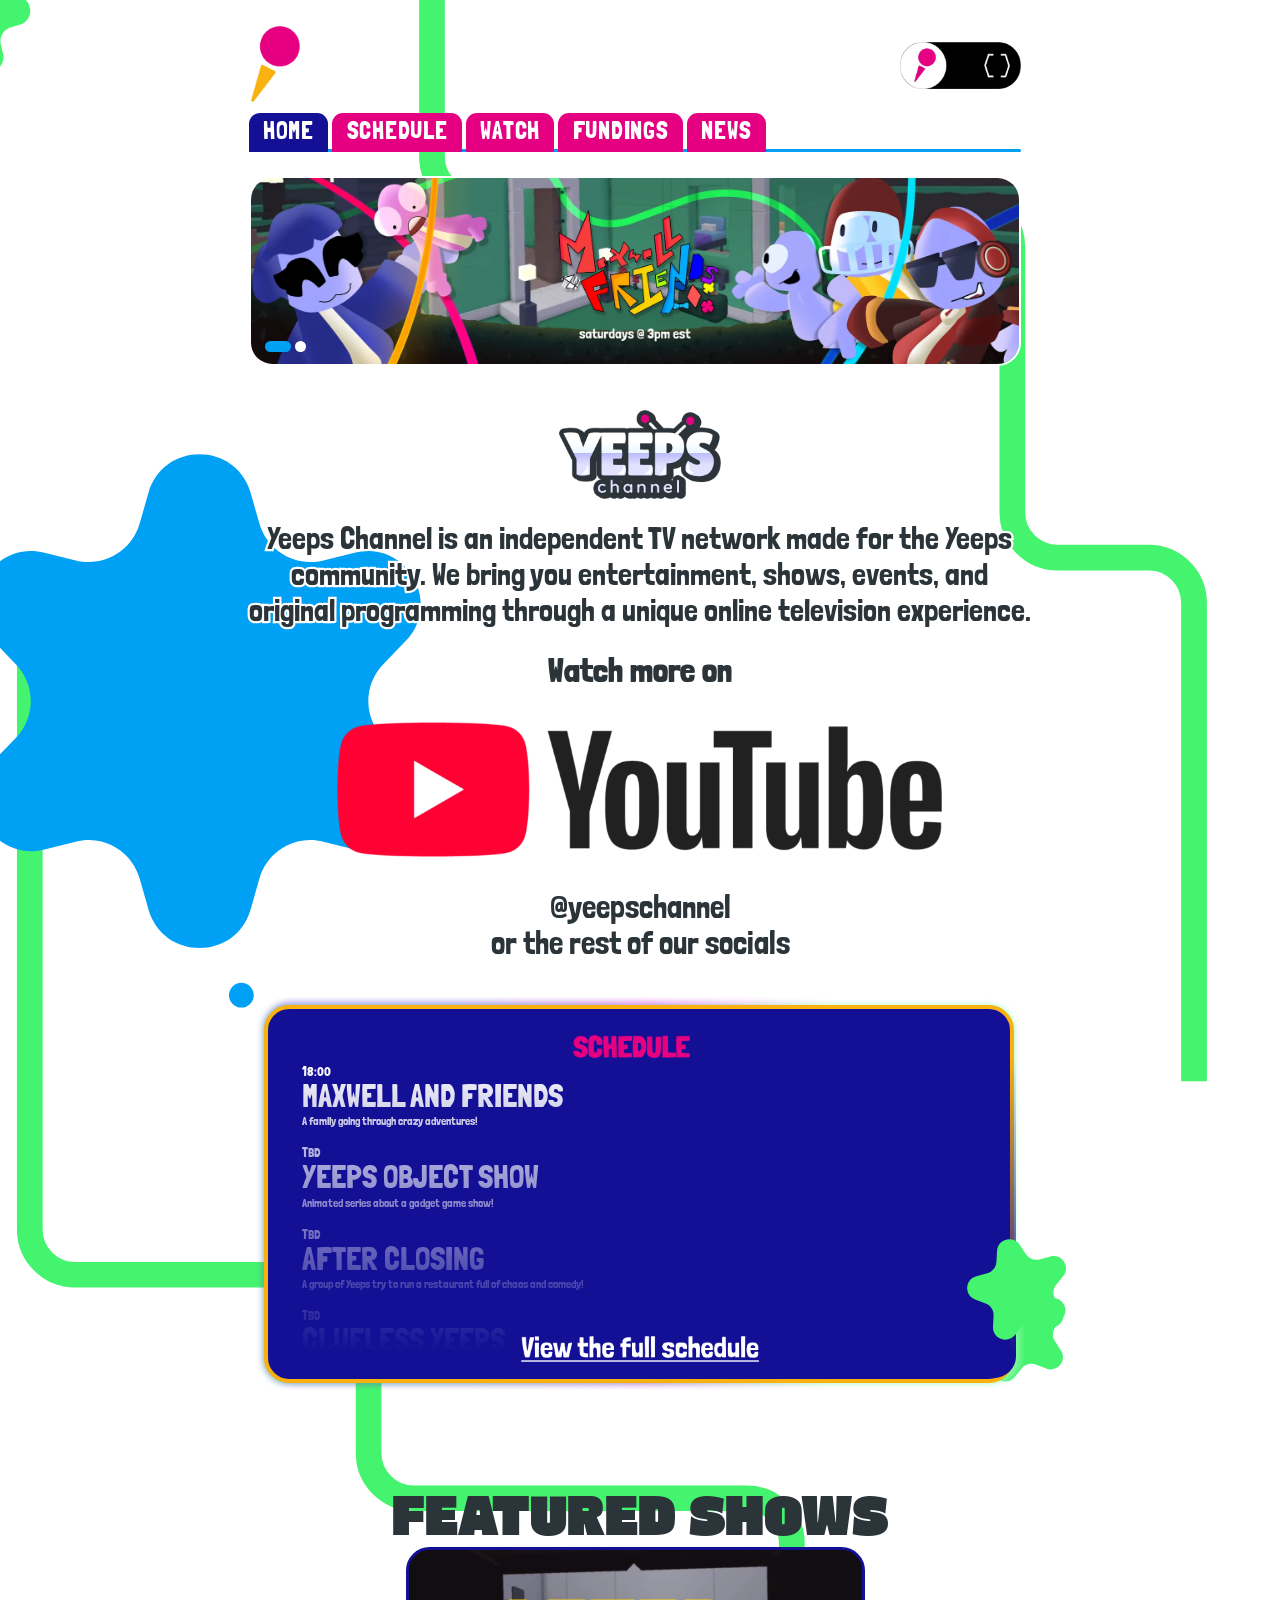
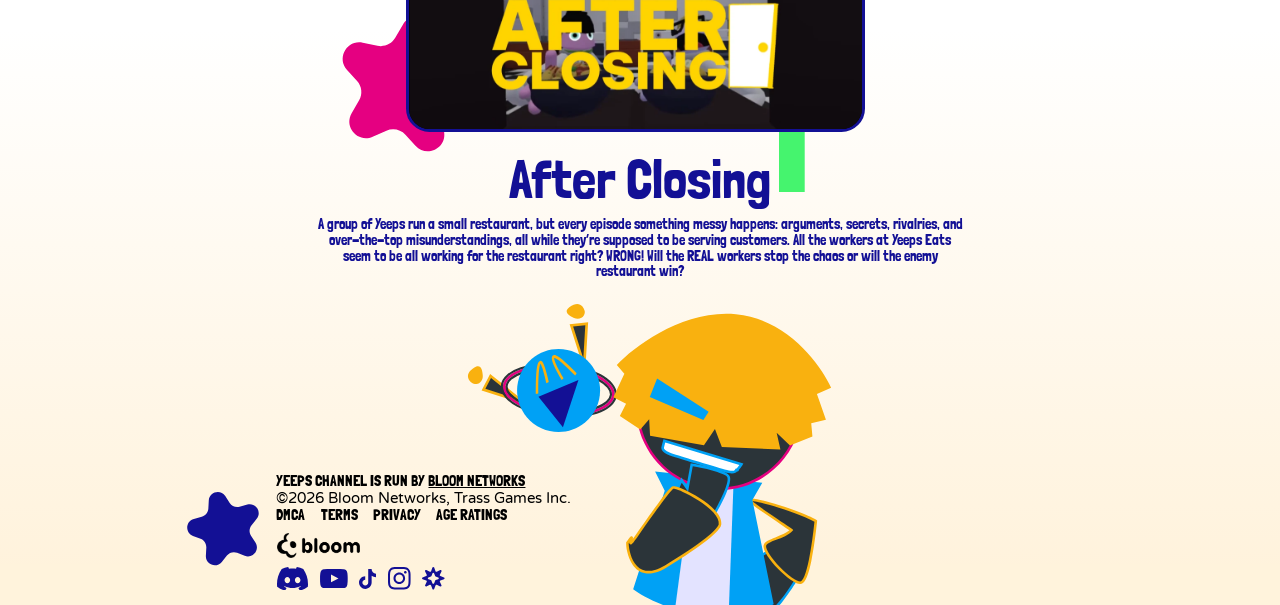
<file: index.html>
<!doctype html>
<html lang="en" data-site="ch" data-view="home">
<head>
<meta charset="utf-8">
<base href="/">
<meta name="viewport" content="width=device-width, initial-scale=1, viewport-fit=cover">
<title>Yeeps Channel</title>
<meta name="description" content="Yeeps Channel is an independent TV network made for the Yeeps community.">
<meta name="theme-color" content="#131095">
<meta property="og:title" content="Yeeps Channel">
<meta property="og:description" content="An independent TV network made for the Yeeps community.">
<meta property="og:type" content="website">
<meta property="og:url" content="https://yeeps.bloomnetworks.net/">
<meta property="og:image" content="https://yeeps.bloomnetworks.net/assets/img/share.jpg">
<meta property="og:image:width" content="1200">
<meta property="og:image:height" content="675">
<meta property="og:image:alt" content="Yeeps Channel">
<meta name="twitter:card" content="summary_large_image">
<script>
  try {
    const saved = sessionStorage.getItem("ypch-path");
    if (saved) { sessionStorage.removeItem("ypch-path"); history.replaceState(null, "", saved); }
  } catch {}
</script>
<link rel="icon" href="assets/favicon.svg" type="image/svg+xml">
<link rel="apple-touch-icon" href="assets/apple-touch-icon.png">
<link rel="preconnect" href="https://fonts.googleapis.com">
<link rel="preconnect" href="https://fonts.gstatic.com" crossorigin>
<link rel="stylesheet" href="https://fonts.googleapis.com/css2?family=Gasoek+One&family=Varela+Round&family=Londrina+Solid:wght@300;400;900&display=swap">
<link rel="stylesheet" href="css/base.css?v=202611231600">
<link rel="stylesheet" href="css/stage.css?v=202611182200">
<link rel="stylesheet" href="css/layout.css?v=202611182110">
<link rel="stylesheet" href="css/home.css?v=202611181650">
<link rel="stylesheet" href="css/fundings.css?v=202611121845">
<link rel="stylesheet" href="css/watch.css?v=202611121845">
<link rel="stylesheet" href="css/player.css?v=202611121845">
<link rel="stylesheet" href="css/schedule.css?v=202611121845">
<link rel="stylesheet" href="css/menu.css?v=202611131400">
<link rel="stylesheet" href="css/legal-inline.css">
<link rel="stylesheet" href="css/blog.css?v=202611182200">
<link rel="stylesheet" href="css/motion.css?v=1">
<link rel="stylesheet" href="css/admin.css?v=202611131400">
</head>
<body>
<div id="background" aria-hidden="true"><img id="background-art" alt="" src="assets/img/background-ch.svg"></div>

<div id="loader" class="off" role="status" aria-label="Loading"><div class="g">
<img class="p loader-pin" alt="" src="assets/img/loader-pin.webp"><img alt="" src="assets/img/loader-wordmark.webp" class="loader-wordmark"><img class="d loader-dots" alt="" src="assets/img/loader-dots.webp">
</div></div>

<main class="stage" id="stage" data-site="ch" data-view="home">
<img class="layer view-home only-ch home-shapes" alt="" src="assets/img/home-shapes.svg">
<a href="/" aria-label="Yeeps Channel home" class="only-ch header-home"><img class="pin-orange" src="assets/img/pin-orange.webp" alt=""><img class="pin-green" src="assets/img/pin-green.webp" alt=""></a>
<img class="art only-ds layer header-mark-ds" src="assets/img/header-mark-ds.webp" alt="">
<div aria-hidden="true" class="header-rule"></div>
<h1 class="visually-hidden" id="page-title">Yeeps Channel</h1>
<nav class="home-tabs" aria-label="Pages"><a href="/" data-tab="home">Home</a><a href="/schedule" data-tab="schedule">Schedule</a><a href="/watch" data-tab="watch">Watch</a><a href="/fundings" data-tab="fund">Fundings</a><a href="/news" data-tab="blog">News</a></nav>
<section class="banner view-home home-banner" id="banner" aria-roledescription="carousel" aria-label="Announcements"><a id="banner-link"><img id="banner-image" alt=""></a></section>
<div class="dots view-home home-dots" id="dots"></div>
<img class="art only-ch view-home home-logo-ch" src="assets/img/home-logo-ch.webp" alt="Yeeps channel"><img class="art only-ds view-home home-logo-ds" src="assets/img/home-logo-ds.webp" alt="Yeeps channel">
<p class="about-text view-home home-about">Yeeps Channel is an independent TV network made for the Yeeps community. We bring you entertainment, shows, events, and original programming through a unique online television experience.</p>
<p class="view-home home-watch-more">Watch more on</p>
<a class="view-home home-youtube" href="https://www.youtube.com/@yeepschannel" aria-label="YouTube"></a>
<img class="art only-ch view-home layer home-youtube-ch" src="assets/img/home-youtube-ch.webp" alt="YouTube"><img class="art only-ds view-home layer home-youtube-ds" src="assets/img/home-youtube-ds.webp" alt="YouTube">
<p class="about-text view-home home-socials"><a href="https://www.youtube.com/@yeepschannel" class="plain-link">@yeepschannel</a><br>or the rest of our socials</p>
<img class="art only-ch view-home layer home-schedule-frame-ch" src="assets/img/home-schedule-frame-ch.webp" alt=""><img class="art only-ds view-home layer home-schedule-frame-ds" src="assets/img/home-schedule-frame-ds.webp" alt="">
<section class="schedule-card view-home home-schedule-card" id="home-schedule" aria-labelledby="schedule-heading"><div id="home-rows"></div></section>
<div class="schedule-fade view-home home-schedule-fade"></div>
<img class="art view-home home-schedule-label" src="assets/img/label-schedule.webp" alt="Schedule"><h2 class="visually-hidden view-home" id="schedule-heading">Schedule</h2>
<img class="art only-ch view-home home-full-schedule-ch" src="assets/img/home-full-schedule-ch.webp" alt="View the full schedule"><img class="art only-ds view-home home-full-schedule-ds" src="assets/img/home-full-schedule-ds.webp" alt="View the full schedule">
<a class="view-home home-full-schedule-link" href="/schedule" aria-label="View the full schedule"></a>
<h2 class="visually-hidden view-home">Featured shows</h2>
<h2 class="view-home home-featured-title">Featured shows</h2>
<div class="featured-card view-home home-featured-card" id="featured-card" tabindex="0" role="group" aria-label="Featured shows"><img id="featured-image" alt=""></div>
<h3 class="featured-name view-home home-featured-name" id="featured-name"></h3>
<p class="featured-blurb view-home home-featured-blurb" id="featured-blurb"></p>
<div class="view-home news-block" id="home-news" hidden>
<h2 class="news-title">Latest news</h2>
<section class="news-card" id="home-news-list" aria-label="Latest news"></section>
<a class="news-more" href="/news">See all news</a>
<svg class="layer news-star-g" viewBox="8757 12754 787 805" aria-hidden="true"><path d="M8994 12847.6C8999.06 12752.3 9123.35 12719 9175.38 12799L9224.07 12873.8C9247.34 12909.6 9291.06 12926.3 9332.37 12915.2L9418.82 12892.1C9511.19 12867.3 9581.19 12975 9520.97 13049.2L9464.62 13118.6C9437.69 13151.8 9435.21 13198.4 9458.48 13234.2L9507.17 13309.1C9559.2 13389.1 9478.18 13488.9 9388.93 13454.8L9305.41 13422.8C9265.5 13407.5 9220.25 13419.7 9193.32 13452.8L9136.96 13522.3C9076.74 13596.5 8956.67 13550.5 8961.73 13455.2L8966.46 13366.1C8968.73 13323.4 8943.24 13284.2 8903.33 13269L8819.81 13237C8730.56 13202.9 8737.37 13074.7 8829.74 13049.9L8916.19 13026.8C8957.5 13015.7 8987 12979.3 8989.27 12936.7L8994 12847.6Z" fill="#45F46E"/></svg>
<svg class="layer news-star-p" viewBox="3750 15444 1068 1081" aria-hidden="true"><path d="M3910.32 15653.2C3784.6 15626.4 3698.16 15776.1 3784.18 15871.7L3864.67 15961C3903.14 16003.7 3909.73 16066.4 3881 16116.1L3820.88 16220.3C3756.64 16331.5 3872.37 16460 3989.78 16407.8L4099.65 16358.9C4152.16 16335.5 4213.75 16348.6 4252.22 16391.3L4332.71 16480.7C4418.73 16576.2 4576.7 16505.9 4563.24 16378.1L4550.65 16258.5C4544.63 16201.4 4576.11 16146.9 4628.61 16123.5L4738.48 16074.6C4855.89 16022.4 4837.78 15850.4 4712.06 15823.7L4594.41 15798.7C4538.18 15786.7 4496.04 15739.9 4490.02 15682.8L4477.43 15563.2C4463.97 15435.4 4294.82 15399.4 4230.57 15510.6L4170.45 15614.8C4141.72 15664.5 4084.2 15690.1 4027.98 15678.2L3910.32 15653.2Z" fill="#E50081"/></svg>
</div>
<img class="layer view-fund fund-shapes" alt="" src="assets/img/fund-shapes.svg?v=202611161930">
<img class="art view-fund fund-logo" alt="Yeeps Channel Fundings" src="assets/img/fund-logo.webp?v=202611120010">
<h1 class="visually-hidden view-fund">Yeeps Channel Fundings</h1>
<div class="fund-text view-fund fund-intro-text" data-fs="31" data-h="570">
<p>Yeeps Channel Fundings backs the projects and productions behind Yeeps Channel. It helps new shows, originals, studio productions and films get made, and gives the people making them the resources to keep going.<br>Funding goes toward three areas:</p>
<h3>Yeeps Channel Studios</h3>
<p>Our production space, where new Yeeps Channel programming is developed and made.</p>
<h3>Yeeps Channel Originals</h3>
<p>Shows and productions made for Yeeps Channel and nowhere else.</p>
<h3>Yeeps Channel Films</h3>
<p>Films and bigger productions under the Yeeps Channel name. Between them, these three decide what ends up on air.</p>
</div>
<h2 class="view-fund fund-heading fund-why-heading">Why us?</h2>
<div class="fund-text view-fund fund-why-text" data-fs="31" data-h="204"><p>A good idea shouldn’t die because nobody had the resources to make it. Fundings lets us develop new shows, films and studio productions, and back projects with real creative potential.<br>Every project we support joins the wider Yeeps Channel network, and we put the people and ideas behind it first.</p></div>
<h2 class="view-fund fund-heading fund-pitch-heading">Got a pitch?</h2>
<div class="fund-text view-fund fund-pitch-text" data-fs="31" data-h="168"><p>Have an idea for a show, film or original production? We want to hear it.<br>Send us your pitch: what the idea is, what you want to make, and where you see it going.<br>Contact @slimemelt on Discord or email <a href="mailto:rio@bloomnetworks.net">rio@bloomnetworks.net</a></p></div>
<img class="layer view-watch only-ch watch-bg" alt="" src="assets/img/watch-bg.svg">
<img class="art view-watch watch-title" src="assets/img/watch-title.webp" alt="Watch">
<section class="player view-watch watch-player" id="player" aria-label="Live player">
<video id="stream-video" controls playsinline preload="none"></video>
<p class="player-error" id="player-error" role="status">the stream can’t load right now.</p>
</section>
<section class="schedule-card view-watch watch-schedule-card" id="wp-schedule" aria-label="Schedule"><div id="watch-rows"></div></section>
<div class="schedule-fade view-watch watch-schedule-fade"></div>
<img class="art view-watch watch-schedule-label" src="assets/img/label-schedule.webp" alt="Schedule">
<a class="view-watch watch-schedule-link" href="/schedule" aria-label="View the full schedule"></a>
<a class="view-watch watch-mist-banner" href="https://mistlive.tv/channels/yeeps" aria-label="Yeeps Channel is also on mist live"><img class="art fill-image" alt="Yeeps Channel is also on mist live" src="assets/img/watch-mist-banner.webp"></a>
<p class="chat-text view-watch watch-chat-text">wanna chat with others?<br>join our <a href="https://bloomnetworks.net/discord">discord</a> here!</p>
<a class="view-watch watch-discord" href="https://bloomnetworks.net/discord" aria-label="Join our Discord"><img class="art fill-image" alt="" src="assets/img/watch-discord.webp"></a>
<img class="layer only-ch hide-on-subpages corner-shape-ch" alt="" src="assets/img/corner-shape.svg">
<img class="layer only-ds hide-on-subpages corner-shape-ds" alt="" src="assets/img/corner-shape.svg">
<img class="layer view-blog blog-shapes" alt="" src="assets/img/blog-shapes.svg?v=202611131445"><img class="layer view-legal legal-shapes" alt="" src="assets/img/page-shapes.svg">
<section id="blog-page" class="page blog" aria-label="News"><div class="blog-column">
<h1 class="blog-title">News</h1>
<p class="blog-intro" id="blog-intro"></p>
<ul class="blog-list" id="blog-list"></ul>
</div></section>
<section id="legal-page" class="page" aria-label="Legal"><div class="legal-inline" id="legal-body"></div></section>
<section id="post-page" class="page blog" aria-label="Post"><div class="blog-column" id="post-body"></div></section>
<section id="schedule-page" class="page" aria-label="Stream schedule"><div class="schedule-column">
<div class="schedule-header">
<img class="only-ch schedule-swoosh-ch" alt="" src="assets/img/schedule-swoosh-ch.webp"><img class="only-ds schedule-swoosh-ds" alt="" src="assets/img/schedule-swoosh-ds.webp">
<img class="only-ch schedule-logo-ch" alt="Yeeps Channel" src="assets/img/schedule-logo-ch.webp"><img class="only-ds schedule-logo-ds" alt="Yeeps Don’t Sleep" src="assets/img/home-logo-ds.webp">
<img class="only-ch schedule-badge-ch" alt="" src="assets/img/schedule-badge-ch.webp"><img class="only-ds schedule-badge-ds" alt="" src="assets/img/schedule-badge-ds.webp">
<div class="schedule-title"><h1>STREAM<br>SCHEDULE</h1><p id="schedule-date"></p></div>
<p class="schedule-timezone" id="schedule-timezone"></p>
<p class="schedule-notes" id="schedule-notes"></p>
</div>
<ol class="events" id="events"></ol>
<p class="closing" id="schedule-closing"></p>
</div></section>
<section id="admin-page" class="page" aria-label="Admin"><div class="admin">
<h1>Admin</h1>
<p id="admin-status" class="note"></p>
<form id="admin-login" class="panel" hidden>
<label>Password<input type="password" name="password" autocomplete="current-password" required></label>
<p><button class="btn-primary" type="submit">Sign in</button></p>
<p class="note" id="admin-login-error" role="alert"></p>
</form>
<div id="admin-editor" hidden>
<div class="seg" id="admin-site" role="group" aria-label="Which site"><button data-site="ch" aria-pressed="true">Yeeps Channel</button><button data-site="ds" aria-pressed="false">Yeeps Don’t Sleep</button></div>
<div class="tabs" id="admin-tabs" role="group" aria-label="What to edit"></div>
<div id="admin-body"></div>
<div class="savebar"><button class="btn-primary" id="admin-save">Save changes</button><button class="btn" id="admin-revert">Discard changes</button><button class="btn" id="admin-signout">Sign out</button><span id="admin-toast" role="status"></span></div>
</div>
</div></section>
<div class="site-footer">
<img class="layer only-ch footer-scene-ch" alt="" src="assets/img/footer-scene-ch.svg"><img class="layer only-ds footer-scene-ds" alt="" src="assets/img/footer-scene-ds.svg"><img class="layer only-ch footer-scene-legal-ch" alt="" src="assets/img/footer-scene-legal-ch.svg"><img class="layer only-ds footer-scene-legal-ds" alt="" src="assets/img/footer-scene-legal-ds.svg"><a class="footer-dummy" href="/pintoss/" aria-label="Play Pin Toss"></a>
<p class="footer-legal footer-legal-text">YEEPS CHANNEL IS RUN BY <a class="bl" href="https://bloomnetworks.net">BLOOM NETWORKS</a><br><span class="footer-copyright">©2026 Bloom Networks, Trass Games Inc.</span><br><a href="/dmca">DMCA</a><a href="/terms">TERMS</a><a href="/privacy">PRIVACY</a><a href="https://bloomnetworks.net/age-guidelines">AGE RATINGS</a></p>
<img class="art only-ch layer footer-bloom-ch" src="assets/img/foot-bloom-ch.webp" alt="bloom"><img class="art only-ds layer footer-bloom-ds" src="assets/img/foot-bloom-ds.webp" alt="bloom">
<a href="https://bloomnetworks.net" aria-label="Bloom Networks" class="footer-bloom-link"></a>
<div class="footer-social"><a href="https://bloomnetworks.net/discord" aria-label="Discord"><svg viewBox="255 5612 284 216" style="width:calc(36.9*var(--u));height:calc(28.1*var(--u))" aria-hidden="true"><g fill="#131095"><path d="M495.418 5629.94C477.317 5621.64 457.906 5615.52 437.611 5612.01C437.241 5611.95 436.872 5612.12 436.682 5612.45C434.185 5616.89 431.42 5622.69 429.484 5627.24C407.655 5623.97 385.938 5623.97 364.557 5627.24C362.62 5622.59 359.754 5616.89 357.247 5612.45C357.056 5612.13 356.687 5611.96 356.318 5612.01C336.034 5615.51 316.623 5621.63 298.51 5629.94C298.354 5630.01 298.219 5630.12 298.13 5630.27C261.312 5685.28 251.226 5738.93 256.174 5791.92C256.196 5792.18 256.342 5792.43 256.543 5792.58C280.835 5810.42 304.365 5821.25 327.459 5828.43C327.828 5828.54 328.22 5828.41 328.455 5828.1C333.918 5820.64 338.788 5812.78 342.963 5804.51C343.209 5804.02 342.974 5803.45 342.47 5803.26C334.746 5800.33 327.392 5796.75 320.317 5792.7C319.757 5792.37 319.712 5791.57 320.227 5791.19C321.716 5790.07 323.205 5788.91 324.627 5787.74C324.884 5787.52 325.242 5787.48 325.545 5787.61C372.023 5808.83 422.342 5808.83 468.272 5787.61C468.574 5787.47 468.932 5787.51 469.201 5787.73C470.623 5788.9 472.112 5790.07 473.612 5791.19C474.126 5791.57 474.093 5792.37 473.533 5792.7C466.458 5796.83 459.104 5800.33 451.368 5803.24C450.865 5803.44 450.641 5804.02 450.887 5804.51C455.152 5812.77 460.022 5820.63 465.384 5828.09C465.608 5828.41 466.01 5828.54 466.38 5828.43C489.586 5821.25 513.116 5810.42 537.408 5792.58C537.62 5792.43 537.755 5792.19 537.777 5791.93C543.699 5730.67 527.859 5677.46 495.787 5630.28C495.709 5630.12 495.575 5630.01 495.418 5629.94ZM349.904 5759.65C335.91 5759.65 324.38 5746.81 324.38 5731.03C324.38 5715.25 335.687 5702.41 349.904 5702.41C364.232 5702.41 375.65 5715.37 375.426 5731.03C375.426 5746.81 364.12 5759.65 349.904 5759.65ZM444.271 5759.65C430.278 5759.65 418.748 5746.81 418.748 5731.03C418.748 5715.25 430.054 5702.41 444.271 5702.41C458.6 5702.41 470.018 5715.37 469.794 5731.03C469.794 5746.81 458.6 5759.65 444.271 5759.65Z"/></g></svg></a><a href="https://www.youtube.com/@yeepschannel" aria-label="Youtube"><svg viewBox="598 5631 254 179" style="width:calc(33.0*var(--u));height:calc(23.2*var(--u))" aria-hidden="true"><g fill="#131095"><path d="M849.47 5669.2C849.47 5669.2 846.989 5651.69 839.35 5644C829.676 5633.88 818.861 5633.83 813.9 5633.24C778.38 5630.66 725.05 5630.66 725.05 5630.66H724.95C724.95 5630.66 671.62 5630.66 636.1 5633.24C631.139 5633.83 620.324 5633.88 610.65 5644C603.011 5651.69 600.58 5669.2 600.58 5669.2C600.58 5669.2 598 5689.79 598 5710.33V5729.58C598 5750.12 600.53 5770.7 600.53 5770.7C600.53 5770.7 603.011 5788.22 610.601 5795.91C620.275 5806.03 632.975 5805.68 638.63 5806.77C658.97 5808.7 725 5809.3 725 5809.3C725 5809.3 778.38 5809.2 813.9 5806.67C818.861 5806.08 829.676 5806.03 839.35 5795.91C846.989 5788.22 849.47 5770.7 849.47 5770.7C849.47 5770.7 852 5750.17 852 5729.58V5710.33C852 5689.79 849.47 5669.2 849.47 5669.2ZM698.757 5752.94V5681.56L767.366 5717.37L698.757 5752.94Z"/></g></svg></a><a href="https://www.tiktok.com/@YeepsChannel" aria-label="Tiktok"><svg viewBox="926 5634 156 183" style="width:calc(20.3*var(--u));height:calc(23.8*var(--u))" aria-hidden="true"><g fill="#131095"><path d="M1041.18 5634H1010.34V5758.65C1010.34 5773.5 998.475 5785.7 983.714 5785.7C968.953 5785.7 957.091 5773.5 957.091 5758.65C957.091 5744.07 968.689 5732.13 982.923 5731.6V5700.3C951.555 5700.83 926.25 5726.56 926.25 5758.65C926.25 5791.01 952.082 5817 983.978 5817C1015.87 5817 1041.7 5790.74 1041.7 5758.65V5694.73C1053.3 5703.22 1067.54 5708.26 1082.56 5708.53V5677.23C1059.37 5676.43 1041.18 5657.34 1041.18 5634Z"/></g></svg></a><a href="https://www.instagram.com/yeepschannel" aria-label="Instagram"><svg viewBox="1153 5612 207 207" style="width:calc(26.9*var(--u));height:calc(26.9*var(--u))" aria-hidden="true"><g fill="#131095"><path d="M1256.5 5630.64C1284.15 5630.64 1287.43 5630.76 1298.3 5631.24C1308.41 5631.69 1313.87 5633.39 1317.51 5634.8C1322.32 5636.66 1325.8 5638.93 1329.39 5642.52C1333.03 5646.16 1335.26 5649.6 1337.12 5654.41C1338.53 5658.05 1340.23 5663.55 1340.67 5673.61C1341.16 5684.53 1341.28 5687.81 1341.28 5715.42C1341.28 5743.07 1341.16 5746.35 1340.67 5757.22C1340.23 5767.33 1338.53 5772.79 1337.12 5776.43C1335.26 5781.24 1332.99 5784.72 1329.39 5788.31C1325.76 5791.95 1322.32 5794.18 1317.51 5796.04C1313.87 5797.45 1308.37 5799.15 1298.3 5799.59C1287.39 5800.08 1284.11 5800.2 1256.5 5800.2C1228.85 5800.2 1225.57 5800.08 1214.7 5799.59C1204.59 5799.15 1199.13 5797.45 1195.49 5796.04C1190.68 5794.18 1187.2 5791.91 1183.61 5788.31C1179.97 5784.68 1177.74 5781.24 1175.88 5776.43C1174.47 5772.79 1172.77 5767.29 1172.33 5757.22C1171.84 5746.31 1171.72 5743.03 1171.72 5715.42C1171.72 5687.77 1171.84 5684.49 1172.33 5673.61C1172.77 5663.51 1174.47 5658.05 1175.88 5654.41C1177.74 5649.6 1180.01 5646.12 1183.61 5642.52C1187.24 5638.89 1190.68 5636.66 1195.49 5634.8C1199.13 5633.39 1204.63 5631.69 1214.7 5631.24C1225.57 5630.76 1228.85 5630.64 1256.5 5630.64ZM1256.5 5612C1228.4 5612 1224.88 5612.12 1213.85 5612.61C1202.85 5613.09 1195.29 5614.87 1188.74 5617.42C1181.91 5620.09 1176.13 5623.6 1170.38 5629.38C1164.6 5635.13 1161.09 5640.91 1158.42 5647.7C1155.87 5654.29 1154.09 5661.81 1153.61 5672.81C1153.12 5683.88 1153 5687.4 1153 5715.5C1153 5743.6 1153.12 5747.12 1153.61 5758.15C1154.09 5769.15 1155.87 5776.71 1158.42 5783.26C1161.09 5790.09 1164.6 5795.87 1170.38 5801.62C1176.13 5807.36 1181.91 5810.91 1188.7 5813.54C1195.29 5816.09 1202.81 5817.87 1213.81 5818.35C1224.84 5818.84 1228.36 5818.96 1256.46 5818.96C1284.56 5818.96 1288.08 5818.84 1299.11 5818.35C1310.11 5817.87 1317.67 5816.09 1324.22 5813.54C1331.01 5810.91 1336.79 5807.36 1342.53 5801.62C1348.28 5795.87 1351.83 5790.09 1354.46 5783.3C1357.01 5776.71 1358.79 5769.19 1359.27 5758.19C1359.76 5747.16 1359.88 5743.64 1359.88 5715.54C1359.88 5687.44 1359.76 5683.92 1359.27 5672.89C1358.79 5661.89 1357.01 5654.33 1354.46 5647.78C1351.91 5640.91 1348.4 5635.13 1342.62 5629.38C1336.87 5623.64 1331.09 5620.09 1324.3 5617.46C1317.71 5614.91 1310.19 5613.13 1299.19 5612.65C1288.12 5612.12 1284.6 5612 1256.5 5612Z"/><path d="M1256.5 5662.34C1227.15 5662.34 1203.34 5686.15 1203.34 5715.5C1203.34 5744.85 1227.15 5768.67 1256.5 5768.67C1285.85 5768.67 1309.67 5744.85 1309.67 5715.5C1309.67 5686.15 1285.85 5662.34 1256.5 5662.34ZM1256.5 5749.99C1237.46 5749.99 1222.01 5734.54 1222.01 5715.5C1222.01 5696.46 1237.46 5681.01 1256.5 5681.01C1275.54 5681.01 1290.99 5696.46 1290.99 5715.5C1290.99 5734.54 1275.54 5749.99 1256.5 5749.99Z"/><path d="M1324.18 5660.23C1324.18 5667.11 1318.6 5672.64 1311.77 5672.64C1304.89 5672.64 1299.36 5667.06 1299.36 5660.23C1299.36 5653.36 1304.93 5647.82 1311.77 5647.82C1318.6 5647.82 1324.18 5653.4 1324.18 5660.23Z"/></g></svg></a><a href="https://plink.social/user/yeepschannel/" aria-label="Plink"><svg viewBox="1419 5612 207 207" style="width:calc(26.9*var(--u));height:calc(26.9*var(--u))" aria-hidden="true"><g fill="#131095"><path d="M1514.35 5617.7C1517.12 5610.1 1527.87 5610.1 1530.65 5617.7L1542.57 5650.36C1544.31 5655.13 1549.77 5657.39 1554.37 5655.25L1585.89 5640.58C1593.23 5637.17 1600.83 5644.77 1597.42 5652.11L1582.75 5683.63C1580.61 5688.23 1582.87 5693.69 1587.64 5695.43L1620.3 5707.35C1627.9 5710.12 1627.9 5720.87 1620.3 5723.65L1587.64 5735.57C1582.87 5737.31 1580.61 5742.77 1582.75 5747.37L1597.42 5778.89C1600.83 5786.23 1593.23 5793.83 1585.89 5790.42L1554.37 5775.75C1549.77 5773.61 1544.31 5775.87 1542.57 5780.64L1530.65 5813.3C1527.87 5820.9 1517.12 5820.9 1514.35 5813.3L1502.43 5780.64C1500.69 5775.87 1495.23 5773.61 1490.63 5775.75L1459.11 5790.42C1451.77 5793.83 1444.17 5786.23 1447.58 5778.89L1462.25 5747.37C1464.39 5742.77 1462.13 5737.31 1457.36 5735.57L1424.7 5723.65C1417.1 5720.87 1417.1 5710.12 1424.7 5707.35L1457.36 5695.43C1462.13 5693.69 1464.39 5688.23 1462.25 5683.63L1447.58 5652.11C1444.17 5644.77 1451.77 5637.17 1459.11 5640.58L1490.63 5655.25C1495.23 5657.39 1500.69 5655.13 1502.43 5650.36L1514.35 5617.7ZM1530.64 5670.72C1527.84 5663.17 1517.16 5663.17 1514.36 5670.72L1505.85 5693.73C1504.97 5696.1 1503.1 5697.97 1500.73 5698.85L1477.72 5707.36C1470.17 5710.16 1470.17 5720.84 1477.72 5723.64L1500.73 5732.15C1503.1 5733.03 1504.97 5734.9 1505.85 5737.27L1514.36 5760.28C1517.16 5767.83 1527.84 5767.83 1530.64 5760.28L1539.15 5737.27C1540.03 5734.9 1541.9 5733.03 1544.27 5732.15L1567.28 5723.64C1574.83 5720.84 1574.83 5710.16 1567.28 5707.36L1544.27 5698.85C1541.9 5697.97 1540.03 5696.1 1539.15 5693.73L1530.64 5670.72Z"/></g></svg></a></div>
</div>
<nav id="menu" aria-label="Menu" aria-hidden="true" class="menu-panel"><div class="in">
<img alt="" src="assets/img/menu-panel.svg" class="menu-panel-art">
<img id="menu-underline" alt="" src="assets/img/menu-underline.webp" style="position:absolute;left:3.744%;top:22.832%;width:23.305%"><a href="/" data-close aria-label="Home" class="menu-home"></a><a href="/schedule" data-close aria-label="Schedule" class="menu-schedule"></a><a href="/watch" data-close aria-label="Watch" class="menu-watch"></a><a href="/fundings" data-close aria-label="Fundings" class="menu-fundings"></a><a href="/news" data-close class="menu-blog">News</a><a href="https://bloomnetworks.net/discord" aria-label="Discord" class="menu-discord"></a><a href="https://www.youtube.com/@yeepschannel" aria-label="YouTube" class="menu-youtube"></a><a href="https://www.tiktok.com/@YeepsChannel" aria-label="TikTok" class="menu-tiktok"></a><a href="https://www.instagram.com/yeepschannel" aria-label="Instagram" class="menu-instagram"></a><a href="#" aria-label="Settings" class="menu-settings"></a>
</div></nav>
<button id="menu-button" aria-label="Open menu" aria-expanded="false" aria-controls="menu" class="menu-button">
<img class="bars only-ch" alt="" src="assets/img/menu-bars.webp"><img class="bars only-ds" alt="" src="assets/img/menu-bars.webp">
<img class="cl menu-button-close" alt="" src="assets/img/menu-close.webp"></button>
<button id="site-toggle" aria-pressed="false" aria-label="Switch to Yeeps Don’t Sleep" class="site-toggle">
<img class="only-ch" alt="" src="assets/img/toggle-channel.webp"><img class="only-ds" alt="" src="assets/img/toggle-dont-sleep.webp"></button>
</main>
<script type="module" src="js/main.js?v=202611182100"></script>


</body>
</html>
</file>
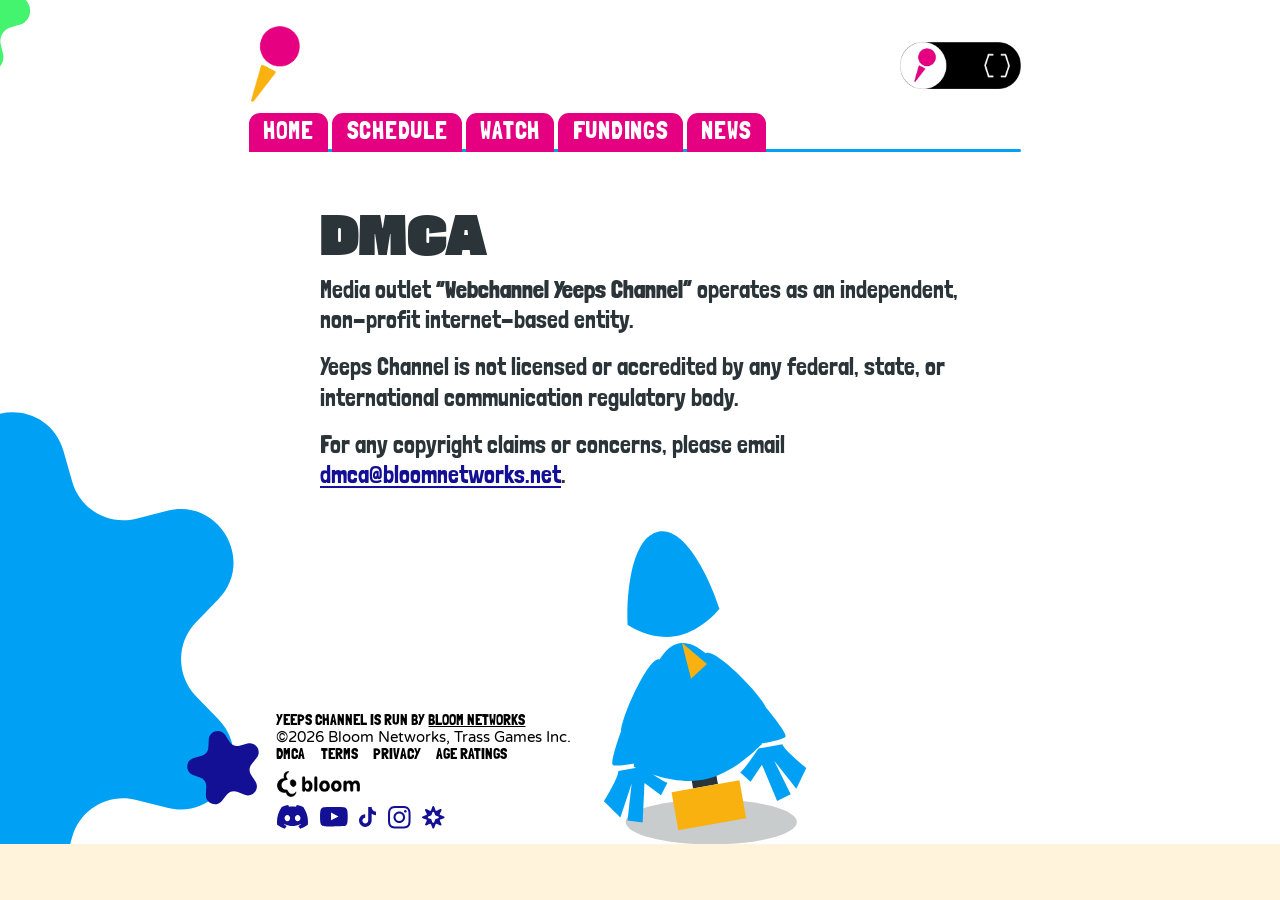
<file: dmca/index.html>
<!doctype html>
<html lang="en"><head><meta charset="utf-8">
<meta name="viewport" content="width=device-width, initial-scale=1">
<title>DMCA - Yeeps Channel</title>
<meta property="og:type" content="website">
<meta property="og:url" content="https://yeeps.bloomnetworks.net/dmca/">
<meta property="og:title" content="DMCA - Yeeps Channel">
<meta property="og:description" content="How to report copyright infringement on Yeeps Channel.">
<meta property="og:image" content="https://yeeps.bloomnetworks.net/assets/img/share.jpg">
<meta property="og:image:width" content="1200">
<meta property="og:image:height" content="675">
<meta property="og:image:alt" content="Yeeps Channel">
<meta name="twitter:card" content="summary_large_image">
<link rel="icon" href="../assets/favicon.svg" type="image/svg+xml">
<link rel="stylesheet" href="https://fonts.googleapis.com/css2?family=Gasoek+One&family=Londrina+Solid:wght@300;400;900&family=Varela+Round&display=swap">
<script>try{sessionStorage.setItem("ypch-path","/dmca");location.replace("/")}catch{}try{if(localStorage.getItem("ypch-site")==="ds")document.documentElement.dataset.site="ds"}catch{}</script>
<link rel="stylesheet" href="../css/legal.css?v=202611181830">
</head><body>
<main class="legal">
<header><a class="pin" href="../index.html" aria-label="Yeeps Channel home"><img src="../assets/img/pin-orange.webp" alt=""></a><nav class="tabs" aria-label="Pages"><a href="../index.html">Home</a><a href="../index.html?go=/schedule">Schedule</a><a href="../index.html?go=/watch">Watch</a><a href="../index.html?go=/fundings">Fundings</a><a href="../index.html?go=/news">News</a></nav></header>
<h1>DMCA</h1>
<p>Media outlet <b>“Webchannel Yeeps Channel”</b> operates as an independent, non-profit internet-based entity.</p>
<p>Yeeps Channel is not licensed or accredited by any federal, state, or international communication regulatory body.</p>
<p>For any copyright claims or concerns, please email <a href="mailto:dmca@bloomnetworks.net">dmca@bloomnetworks.net</a>.</p>
<footer><a href="../index.html">Back to Yeeps Channel</a></footer>
</main></body></html>
</file>
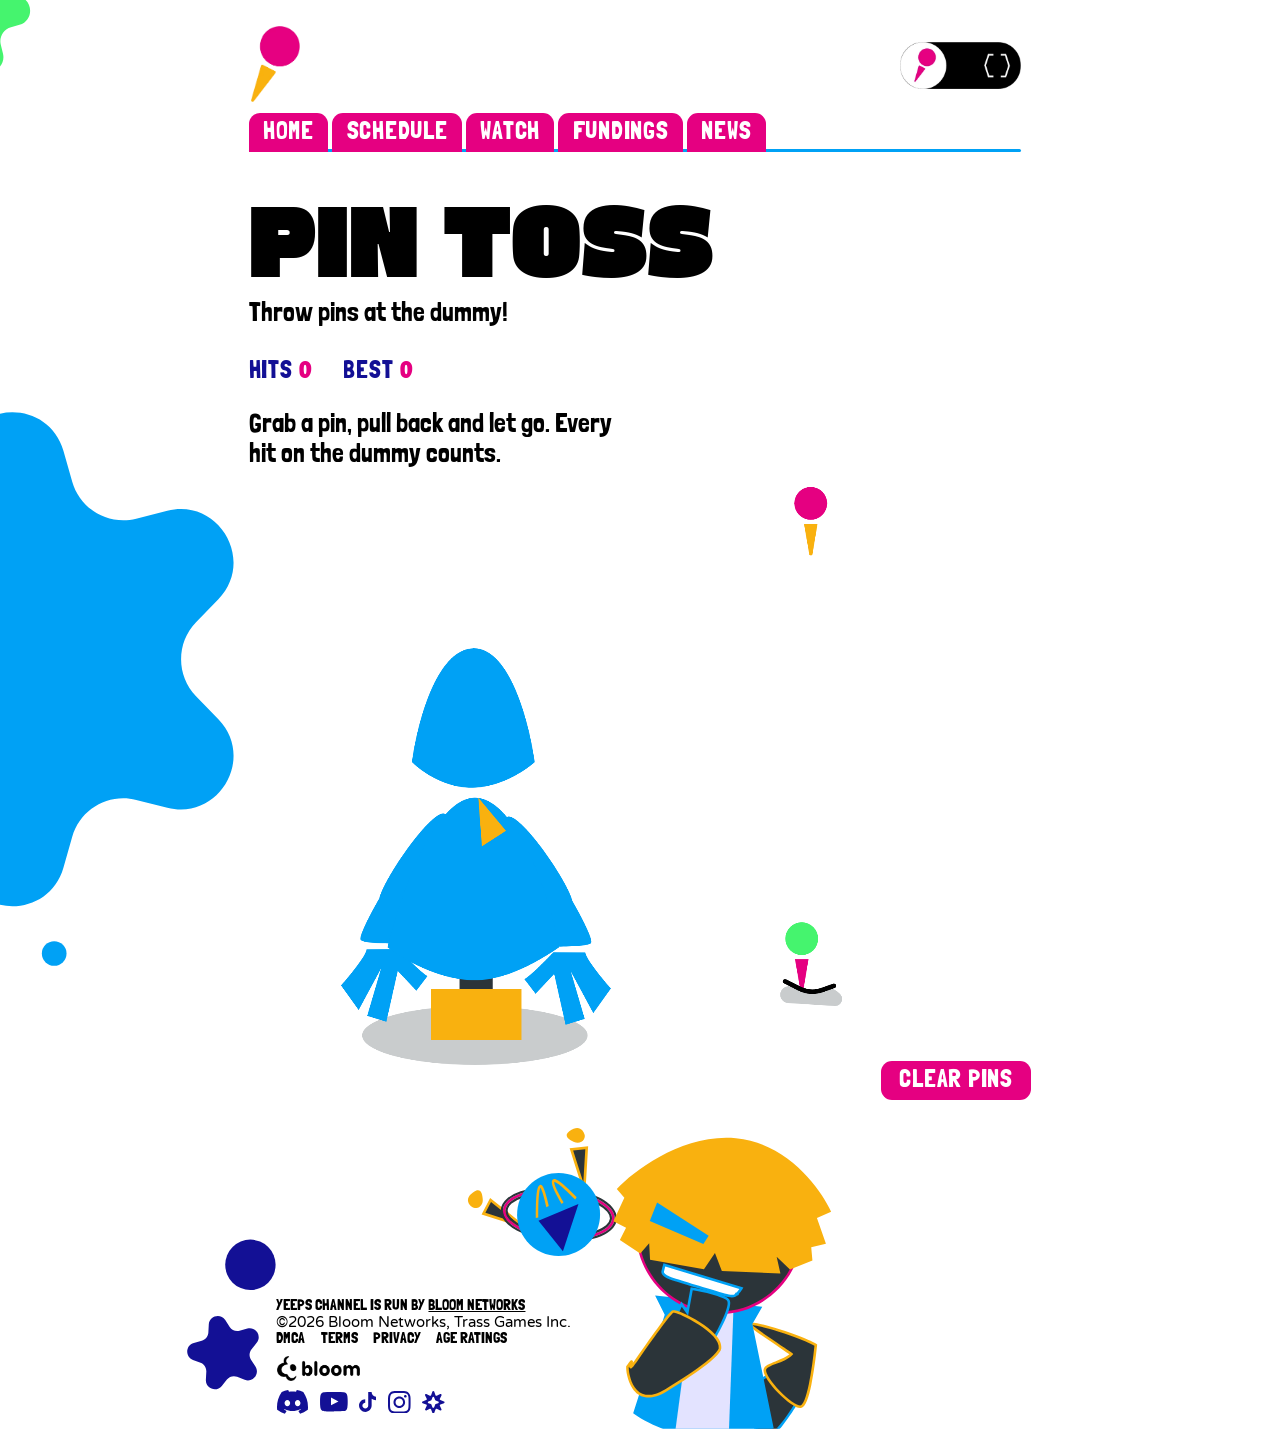
<file: pintoss/index.html>
<!doctype html>
<html lang="en" data-site="ch">
<head>
<meta charset="utf-8">
<base href="/">
<meta name="viewport" content="width=device-width, initial-scale=1, viewport-fit=cover">
<title>Pin Toss - Yeeps Channel</title>
<meta property="og:type" content="website">
<meta property="og:url" content="https://yeeps.bloomnetworks.net/pintoss/">
<meta property="og:title" content="Pin Toss - Yeeps Channel">
<meta property="og:description" content="Toss pins at the dummy on Yeeps Channel.">
<meta property="og:image" content="https://yeeps.bloomnetworks.net/assets/img/share.jpg">
<meta property="og:image:width" content="1200">
<meta property="og:image:height" content="675">
<meta property="og:image:alt" content="Yeeps Channel">
<meta name="twitter:card" content="summary_large_image">
<meta name="theme-color" content="#131095">
<script>
  try { document.documentElement.dataset.site = localStorage.getItem("ypch-site") === "ds" ? "ds" : "ch"; } catch {}
</script>
<link rel="icon" href="assets/favicon.svg" type="image/svg+xml">
<link rel="apple-touch-icon" href="assets/apple-touch-icon.png">
<link rel="preconnect" href="https://fonts.googleapis.com">
<link rel="preconnect" href="https://fonts.gstatic.com" crossorigin>
<link rel="stylesheet" href="https://fonts.googleapis.com/css2?family=Gasoek+One&family=Varela+Round&family=Londrina+Solid:wght@300;400;900&display=swap">
<link rel="stylesheet" href="css/base.css?v=202611231600">
<link rel="stylesheet" href="css/stage.css?v=202611182200">
<link rel="stylesheet" href="css/layout.css?v=202611181650">
<link rel="stylesheet" href="css/menu.css?v=202611131400">
<link rel="stylesheet" href="css/pintoss.css?v=202611191945">
</head>
<body>
<div id="background" aria-hidden="true"><img id="background-art" alt="" src="assets/img/background-ch.svg"></div>

<main class="stage" id="stage" data-site="ch" data-view="pintoss">
<img class="layer pintoss-shapes" alt="" src="../assets/img/page-shapes.svg">
<a href="/" aria-label="Yeeps Channel home" class="only-ch header-home"><img class="pin-orange" src="assets/img/pin-orange.webp" alt=""></a>
<img class="art only-ds layer header-mark-ds" src="assets/img/header-mark-ds.webp" alt="">
<nav class="home-tabs" aria-label="Pages"><a href="/" data-tab="home">Home</a><a href="/schedule" data-tab="schedule">Schedule</a><a href="/watch" data-tab="watch">Watch</a><a href="/fundings" data-tab="fund">Fundings</a><a href="/news" data-tab="blog">News</a></nav>
<div aria-hidden="true" class="header-rule"></div>
<h1 class="pintoss-title">Pin Toss</h1>
<p class="pintoss-sub">Throw pins at the dummy!</p>
<p class="pintoss-hint">Grab a pin, pull back and let go. Every hit on the dummy counts.</p>
<div class="pintoss-score"><div>Hits<b id="score">0</b></div><div>Best<b id="best">0</b></div></div>
<canvas id="game" class="pintoss-canvas" width="2094" height="1520" aria-label="Grab a pin and throw it at the dummy"></canvas>
<button id="reset" class="pintoss-reset" type="button">Clear pins</button>
<div class="site-footer">
<img class="layer only-ch footer-scene-ch" alt="" src="assets/img/footer-scene-ch.svg"><img class="layer only-ds footer-scene-ds" alt="" src="assets/img/footer-scene-ds.svg">
<p class="footer-legal footer-legal-text">YEEPS CHANNEL IS RUN BY <a class="bl" href="https://bloomnetworks.net">BLOOM NETWORKS</a><br><span class="footer-copyright">©2026 Bloom Networks, Trass Games Inc.</span><br><a href="/dmca">DMCA</a><a href="/terms">TERMS</a><a href="/privacy">PRIVACY</a><a href="https://bloomnetworks.net/age-guidelines">AGE RATINGS</a></p>
<img class="art only-ch layer footer-bloom-ch" src="assets/img/foot-bloom-ch.webp" alt="bloom"><img class="art only-ds layer footer-bloom-ds" src="assets/img/foot-bloom-ds.webp" alt="bloom">
<a href="https://bloomnetworks.net" aria-label="Bloom Networks" class="footer-bloom-link"></a>
<div class="footer-social"><a href="https://bloomnetworks.net/discord" aria-label="Discord"><svg viewBox="255 5612 284 216" style="width:calc(36.9*var(--u));height:calc(28.1*var(--u))" aria-hidden="true"><g fill="#131095"><path d="M495.418 5629.94C477.317 5621.64 457.906 5615.52 437.611 5612.01C437.241 5611.95 436.872 5612.12 436.682 5612.45C434.185 5616.89 431.42 5622.69 429.484 5627.24C407.655 5623.97 385.938 5623.97 364.557 5627.24C362.62 5622.59 359.754 5616.89 357.247 5612.45C357.056 5612.13 356.687 5611.96 356.318 5612.01C336.034 5615.51 316.623 5621.63 298.51 5629.94C298.354 5630.01 298.219 5630.12 298.13 5630.27C261.312 5685.28 251.226 5738.93 256.174 5791.92C256.196 5792.18 256.342 5792.43 256.543 5792.58C280.835 5810.42 304.365 5821.25 327.459 5828.43C327.828 5828.54 328.22 5828.41 328.455 5828.1C333.918 5820.64 338.788 5812.78 342.963 5804.51C343.209 5804.02 342.974 5803.45 342.47 5803.26C334.746 5800.33 327.392 5796.75 320.317 5792.7C319.757 5792.37 319.712 5791.57 320.227 5791.19C321.716 5790.07 323.205 5788.91 324.627 5787.74C324.884 5787.52 325.242 5787.48 325.545 5787.61C372.023 5808.83 422.342 5808.83 468.272 5787.61C468.574 5787.47 468.932 5787.51 469.201 5787.73C470.623 5788.9 472.112 5790.07 473.612 5791.19C474.126 5791.57 474.093 5792.37 473.533 5792.7C466.458 5796.83 459.104 5800.33 451.368 5803.24C450.865 5803.44 450.641 5804.02 450.887 5804.51C455.152 5812.77 460.022 5820.63 465.384 5828.09C465.608 5828.41 466.01 5828.54 466.38 5828.43C489.586 5821.25 513.116 5810.42 537.408 5792.58C537.62 5792.43 537.755 5792.19 537.777 5791.93C543.699 5730.67 527.859 5677.46 495.787 5630.28C495.709 5630.12 495.575 5630.01 495.418 5629.94ZM349.904 5759.65C335.91 5759.65 324.38 5746.81 324.38 5731.03C324.38 5715.25 335.687 5702.41 349.904 5702.41C364.232 5702.41 375.65 5715.37 375.426 5731.03C375.426 5746.81 364.12 5759.65 349.904 5759.65ZM444.271 5759.65C430.278 5759.65 418.748 5746.81 418.748 5731.03C418.748 5715.25 430.054 5702.41 444.271 5702.41C458.6 5702.41 470.018 5715.37 469.794 5731.03C469.794 5746.81 458.6 5759.65 444.271 5759.65Z"/></g></svg></a><a href="https://www.youtube.com/@yeepschannel" aria-label="Youtube"><svg viewBox="598 5631 254 179" style="width:calc(33.0*var(--u));height:calc(23.2*var(--u))" aria-hidden="true"><g fill="#131095"><path d="M849.47 5669.2C849.47 5669.2 846.989 5651.69 839.35 5644C829.676 5633.88 818.861 5633.83 813.9 5633.24C778.38 5630.66 725.05 5630.66 725.05 5630.66H724.95C724.95 5630.66 671.62 5630.66 636.1 5633.24C631.139 5633.83 620.324 5633.88 610.65 5644C603.011 5651.69 600.58 5669.2 600.58 5669.2C600.58 5669.2 598 5689.79 598 5710.33V5729.58C598 5750.12 600.53 5770.7 600.53 5770.7C600.53 5770.7 603.011 5788.22 610.601 5795.91C620.275 5806.03 632.975 5805.68 638.63 5806.77C658.97 5808.7 725 5809.3 725 5809.3C725 5809.3 778.38 5809.2 813.9 5806.67C818.861 5806.08 829.676 5806.03 839.35 5795.91C846.989 5788.22 849.47 5770.7 849.47 5770.7C849.47 5770.7 852 5750.17 852 5729.58V5710.33C852 5689.79 849.47 5669.2 849.47 5669.2ZM698.757 5752.94V5681.56L767.366 5717.37L698.757 5752.94Z"/></g></svg></a><a href="https://www.tiktok.com/@YeepsChannel" aria-label="Tiktok"><svg viewBox="926 5634 156 183" style="width:calc(20.3*var(--u));height:calc(23.8*var(--u))" aria-hidden="true"><g fill="#131095"><path d="M1041.18 5634H1010.34V5758.65C1010.34 5773.5 998.475 5785.7 983.714 5785.7C968.953 5785.7 957.091 5773.5 957.091 5758.65C957.091 5744.07 968.689 5732.13 982.923 5731.6V5700.3C951.555 5700.83 926.25 5726.56 926.25 5758.65C926.25 5791.01 952.082 5817 983.978 5817C1015.87 5817 1041.7 5790.74 1041.7 5758.65V5694.73C1053.3 5703.22 1067.54 5708.26 1082.56 5708.53V5677.23C1059.37 5676.43 1041.18 5657.34 1041.18 5634Z"/></g></svg></a><a href="https://www.instagram.com/yeepschannel" aria-label="Instagram"><svg viewBox="1153 5612 207 207" style="width:calc(26.9*var(--u));height:calc(26.9*var(--u))" aria-hidden="true"><g fill="#131095"><path d="M1256.5 5630.64C1284.15 5630.64 1287.43 5630.76 1298.3 5631.24C1308.41 5631.69 1313.87 5633.39 1317.51 5634.8C1322.32 5636.66 1325.8 5638.93 1329.39 5642.52C1333.03 5646.16 1335.26 5649.6 1337.12 5654.41C1338.53 5658.05 1340.23 5663.55 1340.67 5673.61C1341.16 5684.53 1341.28 5687.81 1341.28 5715.42C1341.28 5743.07 1341.16 5746.35 1340.67 5757.22C1340.23 5767.33 1338.53 5772.79 1337.12 5776.43C1335.26 5781.24 1332.99 5784.72 1329.39 5788.31C1325.76 5791.95 1322.32 5794.18 1317.51 5796.04C1313.87 5797.45 1308.37 5799.15 1298.3 5799.59C1287.39 5800.08 1284.11 5800.2 1256.5 5800.2C1228.85 5800.2 1225.57 5800.08 1214.7 5799.59C1204.59 5799.15 1199.13 5797.45 1195.49 5796.04C1190.68 5794.18 1187.2 5791.91 1183.61 5788.31C1179.97 5784.68 1177.74 5781.24 1175.88 5776.43C1174.47 5772.79 1172.77 5767.29 1172.33 5757.22C1171.84 5746.31 1171.72 5743.03 1171.72 5715.42C1171.72 5687.77 1171.84 5684.49 1172.33 5673.61C1172.77 5663.51 1174.47 5658.05 1175.88 5654.41C1177.74 5649.6 1180.01 5646.12 1183.61 5642.52C1187.24 5638.89 1190.68 5636.66 1195.49 5634.8C1199.13 5633.39 1204.63 5631.69 1214.7 5631.24C1225.57 5630.76 1228.85 5630.64 1256.5 5630.64ZM1256.5 5612C1228.4 5612 1224.88 5612.12 1213.85 5612.61C1202.85 5613.09 1195.29 5614.87 1188.74 5617.42C1181.91 5620.09 1176.13 5623.6 1170.38 5629.38C1164.6 5635.13 1161.09 5640.91 1158.42 5647.7C1155.87 5654.29 1154.09 5661.81 1153.61 5672.81C1153.12 5683.88 1153 5687.4 1153 5715.5C1153 5743.6 1153.12 5747.12 1153.61 5758.15C1154.09 5769.15 1155.87 5776.71 1158.42 5783.26C1161.09 5790.09 1164.6 5795.87 1170.38 5801.62C1176.13 5807.36 1181.91 5810.91 1188.7 5813.54C1195.29 5816.09 1202.81 5817.87 1213.81 5818.35C1224.84 5818.84 1228.36 5818.96 1256.46 5818.96C1284.56 5818.96 1288.08 5818.84 1299.11 5818.35C1310.11 5817.87 1317.67 5816.09 1324.22 5813.54C1331.01 5810.91 1336.79 5807.36 1342.53 5801.62C1348.28 5795.87 1351.83 5790.09 1354.46 5783.3C1357.01 5776.71 1358.79 5769.19 1359.27 5758.19C1359.76 5747.16 1359.88 5743.64 1359.88 5715.54C1359.88 5687.44 1359.76 5683.92 1359.27 5672.89C1358.79 5661.89 1357.01 5654.33 1354.46 5647.78C1351.91 5640.91 1348.4 5635.13 1342.62 5629.38C1336.87 5623.64 1331.09 5620.09 1324.3 5617.46C1317.71 5614.91 1310.19 5613.13 1299.19 5612.65C1288.12 5612.12 1284.6 5612 1256.5 5612Z"/><path d="M1256.5 5662.34C1227.15 5662.34 1203.34 5686.15 1203.34 5715.5C1203.34 5744.85 1227.15 5768.67 1256.5 5768.67C1285.85 5768.67 1309.67 5744.85 1309.67 5715.5C1309.67 5686.15 1285.85 5662.34 1256.5 5662.34ZM1256.5 5749.99C1237.46 5749.99 1222.01 5734.54 1222.01 5715.5C1222.01 5696.46 1237.46 5681.01 1256.5 5681.01C1275.54 5681.01 1290.99 5696.46 1290.99 5715.5C1290.99 5734.54 1275.54 5749.99 1256.5 5749.99Z"/><path d="M1324.18 5660.23C1324.18 5667.11 1318.6 5672.64 1311.77 5672.64C1304.89 5672.64 1299.36 5667.06 1299.36 5660.23C1299.36 5653.36 1304.93 5647.82 1311.77 5647.82C1318.6 5647.82 1324.18 5653.4 1324.18 5660.23Z"/></g></svg></a><a href="https://plink.social/user/yeepschannel/" aria-label="Plink"><svg viewBox="1419 5612 207 207" style="width:calc(26.9*var(--u));height:calc(26.9*var(--u))" aria-hidden="true"><g fill="#131095"><path d="M1514.35 5617.7C1517.12 5610.1 1527.87 5610.1 1530.65 5617.7L1542.57 5650.36C1544.31 5655.13 1549.77 5657.39 1554.37 5655.25L1585.89 5640.58C1593.23 5637.17 1600.83 5644.77 1597.42 5652.11L1582.75 5683.63C1580.61 5688.23 1582.87 5693.69 1587.64 5695.43L1620.3 5707.35C1627.9 5710.12 1627.9 5720.87 1620.3 5723.65L1587.64 5735.57C1582.87 5737.31 1580.61 5742.77 1582.75 5747.37L1597.42 5778.89C1600.83 5786.23 1593.23 5793.83 1585.89 5790.42L1554.37 5775.75C1549.77 5773.61 1544.31 5775.87 1542.57 5780.64L1530.65 5813.3C1527.87 5820.9 1517.12 5820.9 1514.35 5813.3L1502.43 5780.64C1500.69 5775.87 1495.23 5773.61 1490.63 5775.75L1459.11 5790.42C1451.77 5793.83 1444.17 5786.23 1447.58 5778.89L1462.25 5747.37C1464.39 5742.77 1462.13 5737.31 1457.36 5735.57L1424.7 5723.65C1417.1 5720.87 1417.1 5710.12 1424.7 5707.35L1457.36 5695.43C1462.13 5693.69 1464.39 5688.23 1462.25 5683.63L1447.58 5652.11C1444.17 5644.77 1451.77 5637.17 1459.11 5640.58L1490.63 5655.25C1495.23 5657.39 1500.69 5655.13 1502.43 5650.36L1514.35 5617.7ZM1530.64 5670.72C1527.84 5663.17 1517.16 5663.17 1514.36 5670.72L1505.85 5693.73C1504.97 5696.1 1503.1 5697.97 1500.73 5698.85L1477.72 5707.36C1470.17 5710.16 1470.17 5720.84 1477.72 5723.64L1500.73 5732.15C1503.1 5733.03 1504.97 5734.9 1505.85 5737.27L1514.36 5760.28C1517.16 5767.83 1527.84 5767.83 1530.64 5760.28L1539.15 5737.27C1540.03 5734.9 1541.9 5733.03 1544.27 5732.15L1567.28 5723.64C1574.83 5720.84 1574.83 5710.16 1567.28 5707.36L1544.27 5698.85C1541.9 5697.97 1540.03 5696.1 1539.15 5693.73L1530.64 5670.72Z"/></g></svg></a></div>
</div>
<nav id="menu" aria-label="Menu" aria-hidden="true" class="menu-panel"><div class="in">
<img alt="" src="assets/img/menu-panel.svg" class="menu-panel-art">
<img id="menu-underline" alt="" src="assets/img/menu-underline.webp" style="position:absolute;left:3.744%;top:22.832%;width:23.305%"><a href="/" data-close aria-label="Home" class="menu-home"></a><a href="/schedule" data-close aria-label="Schedule" class="menu-schedule"></a><a href="/watch" data-close aria-label="Watch" class="menu-watch"></a><a href="/fundings" data-close aria-label="Fundings" class="menu-fundings"></a><a href="/news" data-close class="menu-blog">Blog</a><a href="https://bloomnetworks.net/discord" aria-label="Discord" class="menu-discord"></a><a href="https://www.youtube.com/@yeepschannel" aria-label="YouTube" class="menu-youtube"></a><a href="https://www.tiktok.com/@YeepsChannel" aria-label="TikTok" class="menu-tiktok"></a><a href="https://www.instagram.com/yeepschannel" aria-label="Instagram" class="menu-instagram"></a><a href="#" aria-label="Settings" class="menu-settings"></a>
</div></nav>
<button id="menu-button" aria-label="Open menu" aria-expanded="false" aria-controls="menu" class="menu-button">
<img class="bars only-ch" alt="" src="assets/img/menu-bars.webp"><img class="bars only-ds" alt="" src="assets/img/menu-bars.webp">
<img class="cl menu-button-close" alt="" src="assets/img/menu-close.webp"></button>
<button id="menu-button" aria-label="Open menu" aria-expanded="false" aria-controls="menu" class="menu-button">
<img class="bars only-ch" alt="" src="assets/img/menu-bars.webp"><img class="bars only-ds" alt="" src="assets/img/menu-bars.webp">
<img class="cl menu-button-close" alt="" src="assets/img/menu-close.webp"></button>
<button id="site-toggle" aria-pressed="false" aria-label="Switch to Yeeps Don’t Sleep" class="site-toggle">
<img class="only-ch" alt="" src="assets/img/toggle-channel.webp"><img class="only-ds" alt="" src="assets/img/toggle-dont-sleep.webp"></button>
</main>
<script type="module" src="js/pintoss.js?v=202611191955"></script>
</body>
</html>
</file>
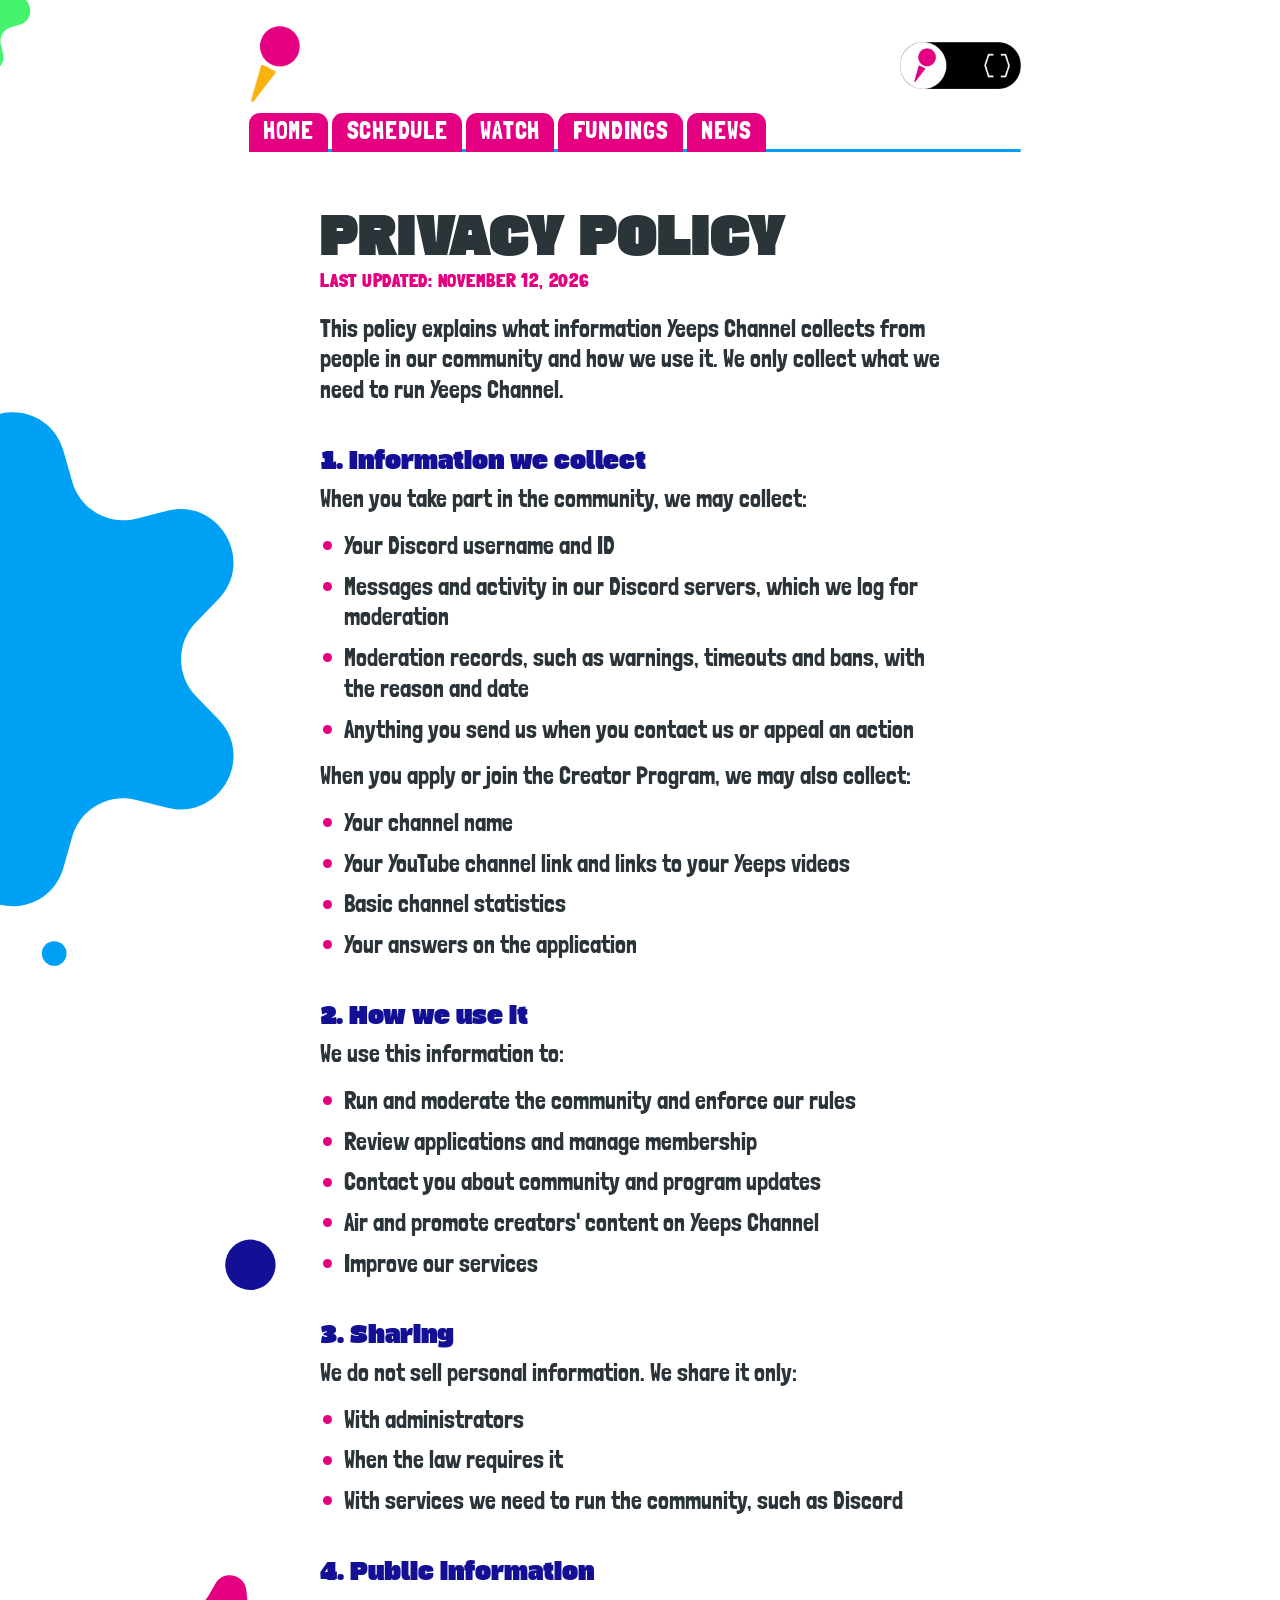
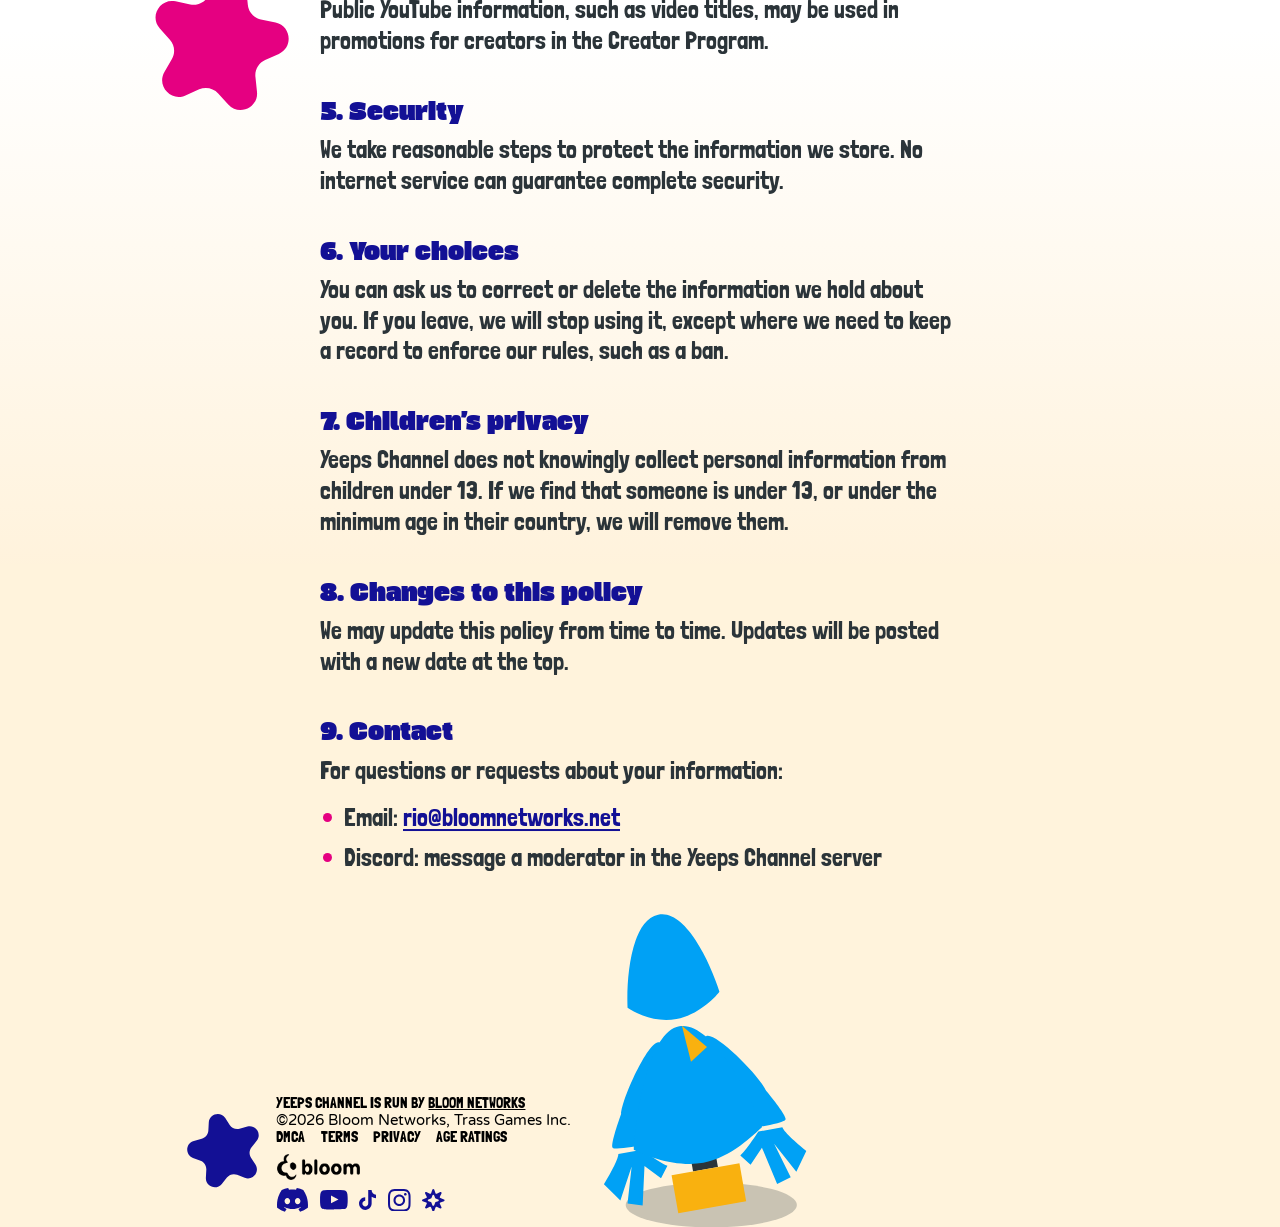
<file: privacy/index.html>
<!doctype html>
<html lang="en"><head><meta charset="utf-8">
<meta name="viewport" content="width=device-width, initial-scale=1">
<title>Privacy Policy - Yeeps Channel</title>
<meta property="og:type" content="website">
<meta property="og:url" content="https://yeeps.bloomnetworks.net/privacy/">
<meta property="og:title" content="Privacy - Yeeps Channel">
<meta property="og:description" content="How Yeeps Channel handles your information.">
<meta property="og:image" content="https://yeeps.bloomnetworks.net/assets/img/share.jpg">
<meta property="og:image:width" content="1200">
<meta property="og:image:height" content="675">
<meta property="og:image:alt" content="Yeeps Channel">
<meta name="twitter:card" content="summary_large_image">
<link rel="icon" href="../assets/favicon.svg" type="image/svg+xml">
<link rel="stylesheet" href="https://fonts.googleapis.com/css2?family=Gasoek+One&family=Londrina+Solid:wght@300;400;900&family=Varela+Round&display=swap">
<script>try{sessionStorage.setItem("ypch-path","/privacy");location.replace("/")}catch{}try{if(localStorage.getItem("ypch-site")==="ds")document.documentElement.dataset.site="ds"}catch{}</script>
<link rel="stylesheet" href="../css/legal.css?v=202611181900">
</head><body>
<main class="legal">
<header><a class="pin" href="../index.html" aria-label="Yeeps Channel home"><img src="../assets/img/pin-orange.webp" alt=""></a><nav class="tabs" aria-label="Pages"><a href="../index.html">Home</a><a href="../index.html?go=/schedule">Schedule</a><a href="../index.html?go=/watch">Watch</a><a href="../index.html?go=/fundings">Fundings</a><a href="../index.html?go=/news">News</a></nav></header>
<h1>Privacy Policy</h1>
<p class="date">Last updated: November 12, 2026</p>
<p>This policy explains what information Yeeps Channel collects from people in our community and how we use it. We only collect what we need to run Yeeps Channel.</p>
<h2>1. Information we collect</h2>
<p>When you take part in the community, we may collect:</p>
<ul>
<li>Your Discord username and ID</li>
<li>Messages and activity in our Discord servers, which we log for moderation</li>
<li>Moderation records, such as warnings, timeouts and bans, with the reason and date</li>
<li>Anything you send us when you contact us or appeal an action</li>
</ul>
<p>When you apply or join the Creator Program, we may also collect:</p>
<ul>
<li>Your channel name</li>
<li>Your YouTube channel link and links to your Yeeps videos</li>
<li>Basic channel statistics</li>
<li>Your answers on the application</li>
</ul>
<h2>2. How we use it</h2>
<p>We use this information to:</p>
<ul>
<li>Run and moderate the community and enforce our rules</li>
<li>Review applications and manage membership</li>
<li>Contact you about community and program updates</li>
<li>Air and promote creators' content on Yeeps Channel</li>
<li>Improve our services</li>
</ul>
<h2>3. Sharing</h2>
<p>We do not sell personal information. We share it only:</p>
<ul>
<li>With administrators</li>
<li>When the law requires it</li>
<li>With services we need to run the community, such as Discord</li>
</ul>
<h2>4. Public information</h2>
<p>Public YouTube information, such as video titles, may be used in promotions for creators in the Creator Program.</p>
<h2>5. Security</h2>
<p>We take reasonable steps to protect the information we store. No internet service can guarantee complete security.</p>
<h2>6. Your choices</h2>
<p>You can ask us to correct or delete the information we hold about you. If you leave, we will stop using it, except where we need to keep a record to enforce our rules, such as a ban.</p>
<h2>7. Children’s privacy</h2>
<p>Yeeps Channel does not knowingly collect personal information from children under 13. If we find that someone is under 13, or under the minimum age in their country, we will remove them.</p>
<h2>8. Changes to this policy</h2>
<p>We may update this policy from time to time. Updates will be posted with a new date at the top.</p>
<h2>9. Contact</h2>
<p>For questions or requests about your information:</p>
<ul>
<li>Email: <a href="mailto:rio@bloomnetworks.net">rio@bloomnetworks.net</a></li>
<li>Discord: message a moderator in the Yeeps Channel server</li>
</ul>
<footer><a href="../index.html">Back to Yeeps Channel</a><a href="../pintoss/">Play Pin Toss</a><a class="dummy" href="../pintoss/" aria-label="Play Pin Toss"><img src="../assets/img/dummy.svg" alt=""></a></footer>
</main></body></html>
</file>
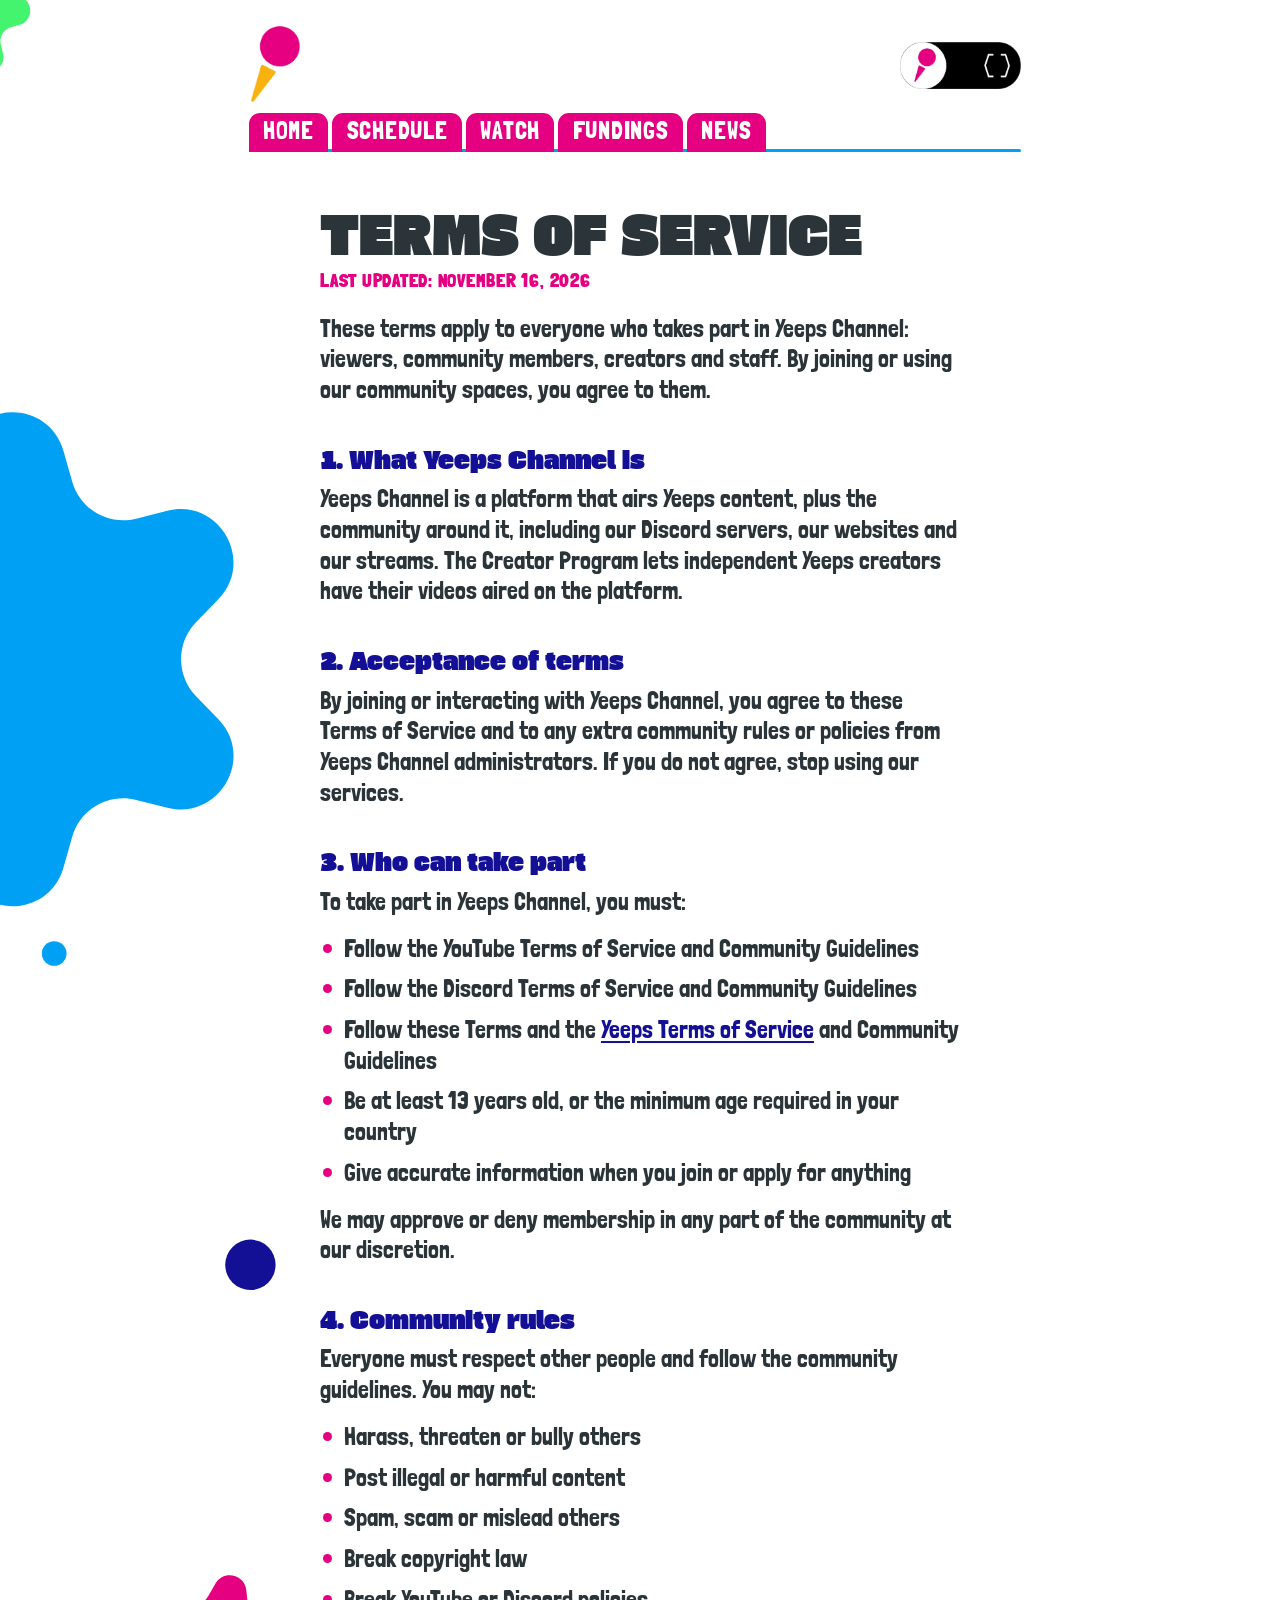
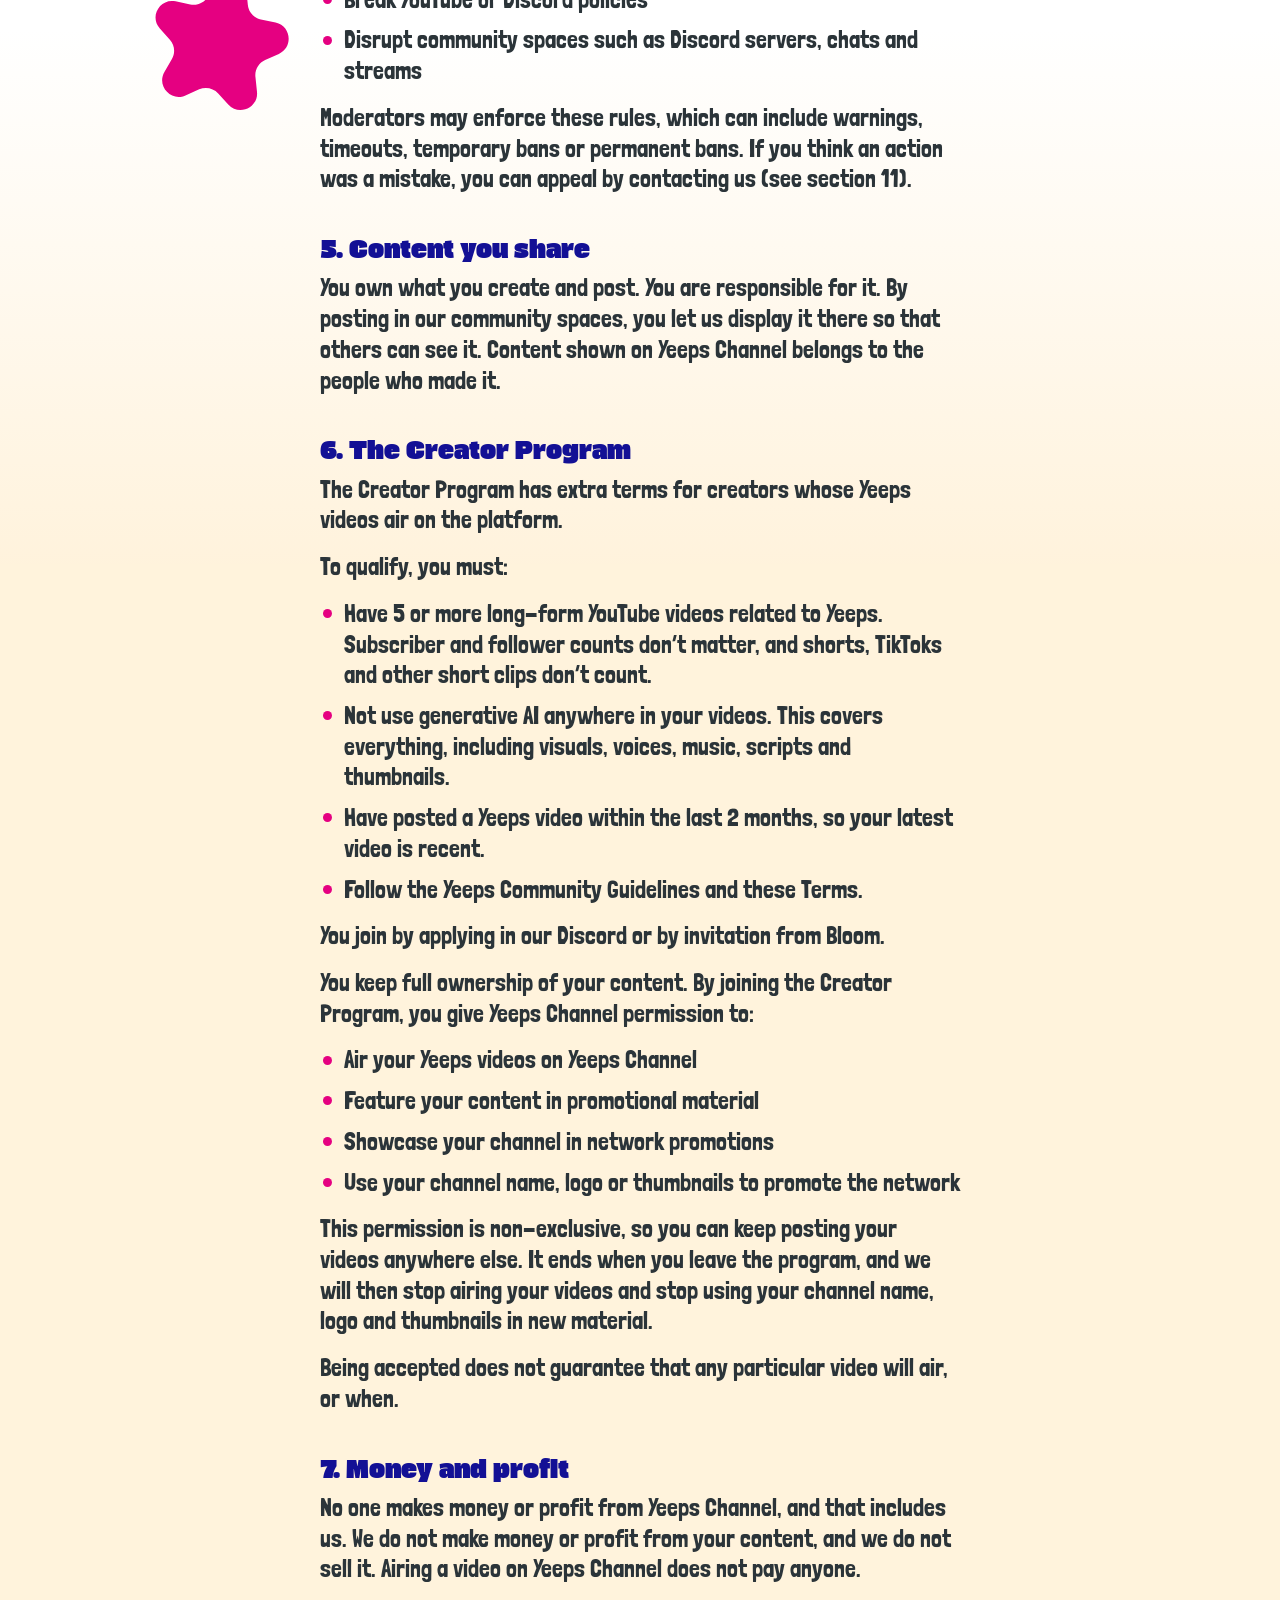
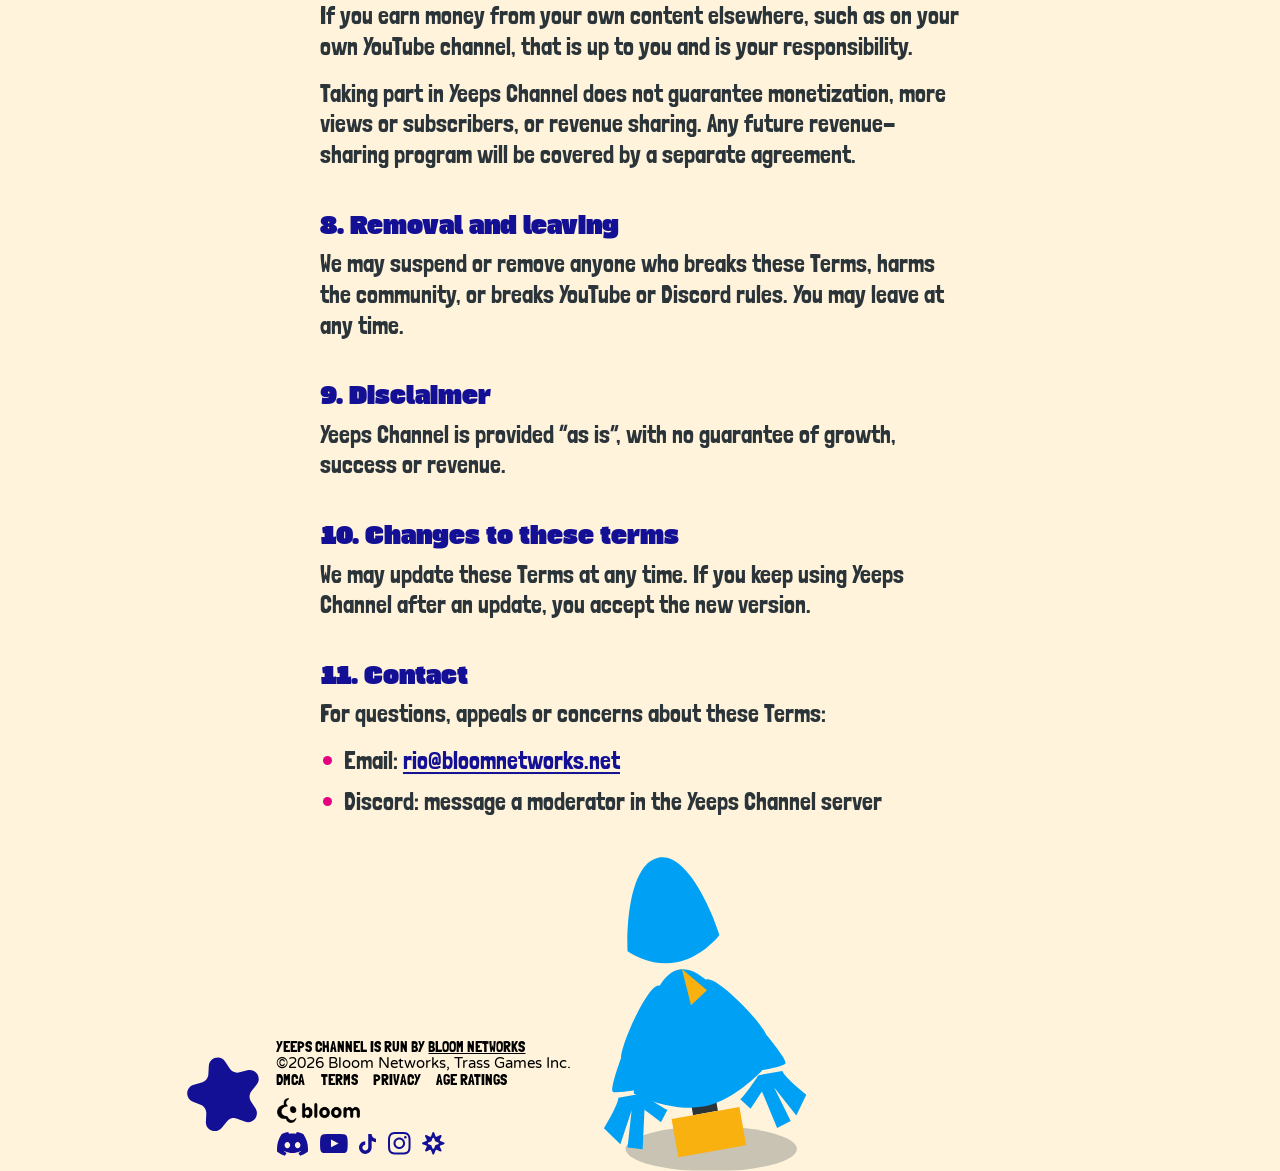
<file: terms/index.html>
<!doctype html>
<html lang="en"><head><meta charset="utf-8">
<meta name="viewport" content="width=device-width, initial-scale=1">
<title>Terms of Service - Yeeps Channel</title>
<meta property="og:type" content="website">
<meta property="og:url" content="https://yeeps.bloomnetworks.net/terms/">
<meta property="og:title" content="Terms - Yeeps Channel">
<meta property="og:description" content="The terms for using Yeeps Channel.">
<meta property="og:image" content="https://yeeps.bloomnetworks.net/assets/img/share.jpg">
<meta property="og:image:width" content="1200">
<meta property="og:image:height" content="675">
<meta property="og:image:alt" content="Yeeps Channel">
<meta name="twitter:card" content="summary_large_image">
<link rel="icon" href="../assets/favicon.svg" type="image/svg+xml">
<link rel="stylesheet" href="https://fonts.googleapis.com/css2?family=Gasoek+One&family=Londrina+Solid:wght@300;400;900&family=Varela+Round&display=swap">
<script>try{sessionStorage.setItem("ypch-path","/terms");location.replace("/")}catch{}try{if(localStorage.getItem("ypch-site")==="ds")document.documentElement.dataset.site="ds"}catch{}</script>
<link rel="stylesheet" href="../css/legal.css?v=202611181900">
</head><body>
<main class="legal">
<header><a class="pin" href="../index.html" aria-label="Yeeps Channel home"><img src="../assets/img/pin-orange.webp" alt=""></a><nav class="tabs" aria-label="Pages"><a href="../index.html">Home</a><a href="../index.html?go=/schedule">Schedule</a><a href="../index.html?go=/watch">Watch</a><a href="../index.html?go=/fundings">Fundings</a><a href="../index.html?go=/news">News</a></nav></header>
<h1>Terms of Service</h1>
<p class="date">Last updated: November 16, 2026</p>
<p>These terms apply to everyone who takes part in Yeeps Channel: viewers, community members, creators and staff. By joining or using our community spaces, you agree to them.</p>
<h2>1. What Yeeps Channel is</h2>
<p>Yeeps Channel is a platform that airs Yeeps content, plus the community around it, including our Discord servers, our websites and our streams. The Creator Program lets independent Yeeps creators have their videos aired on the platform.</p>
<h2>2. Acceptance of terms</h2>
<p>By joining or interacting with Yeeps Channel, you agree to these Terms of Service and to any extra community rules or policies from Yeeps Channel administrators. If you do not agree, stop using our services.</p>
<h2>3. Who can take part</h2>
<p>To take part in Yeeps Channel, you must:</p>
<ul>
<li>Follow the YouTube Terms of Service and Community Guidelines</li>
<li>Follow the Discord Terms of Service and Community Guidelines</li>
<li>Follow these Terms and the <a href="https://yeeps.com/policies/terms-of-service">Yeeps Terms of Service</a> and Community Guidelines</li>
<li>Be at least 13 years old, or the minimum age required in your country</li>
<li>Give accurate information when you join or apply for anything</li>
</ul>
<p>We may approve or deny membership in any part of the community at our discretion.</p>
<h2>4. Community rules</h2>
<p>Everyone must respect other people and follow the community guidelines. You may not:</p>
<ul>
<li>Harass, threaten or bully others</li>
<li>Post illegal or harmful content</li>
<li>Spam, scam or mislead others</li>
<li>Break copyright law</li>
<li>Break YouTube or Discord policies</li>
<li>Disrupt community spaces such as Discord servers, chats and streams</li>
</ul>
<p>Moderators may enforce these rules, which can include warnings, timeouts, temporary bans or permanent bans. If you think an action was a mistake, you can appeal by contacting us (see section 11).</p>
<h2>5. Content you share</h2>
<p>You own what you create and post. You are responsible for it. By posting in our community spaces, you let us display it there so that others can see it. Content shown on Yeeps Channel belongs to the people who made it.</p>
<h2>6. The Creator Program</h2>
<p>The Creator Program has extra terms for creators whose Yeeps videos air on the platform.</p>
<p>To qualify, you must:</p>
<ul>
<li>Have 5 or more long-form YouTube videos related to Yeeps. Subscriber and follower counts don’t matter, and shorts, TikToks and other short clips don’t count.</li>
<li>Not use generative AI anywhere in your videos. This covers everything, including visuals, voices, music, scripts and thumbnails.</li>
<li>Have posted a Yeeps video within the last 2 months, so your latest video is recent.</li>
<li>Follow the Yeeps Community Guidelines and these Terms.</li>
</ul>
<p>You join by applying in our Discord or by invitation from Bloom.</p>
<p>You keep full ownership of your content. By joining the Creator Program, you give Yeeps Channel permission to:</p>
<ul>
<li>Air your Yeeps videos on Yeeps Channel</li>
<li>Feature your content in promotional material</li>
<li>Showcase your channel in network promotions</li>
<li>Use your channel name, logo or thumbnails to promote the network</li>
</ul>
<p>This permission is non-exclusive, so you can keep posting your videos anywhere else. It ends when you leave the program, and we will then stop airing your videos and stop using your channel name, logo and thumbnails in new material.</p>
<p>Being accepted does not guarantee that any particular video will air, or when.</p>
<h2>7. Money and profit</h2>
<p>No one makes money or profit from Yeeps Channel, and that includes us. We do not make money or profit from your content, and we do not sell it. Airing a video on Yeeps Channel does not pay anyone.</p>
<p>If you earn money from your own content elsewhere, such as on your own YouTube channel, that is up to you and is your responsibility.</p>
<p>Taking part in Yeeps Channel does not guarantee monetization, more views or subscribers, or revenue sharing. Any future revenue-sharing program will be covered by a separate agreement.</p>
<h2>8. Removal and leaving</h2>
<p>We may suspend or remove anyone who breaks these Terms, harms the community, or breaks YouTube or Discord rules. You may leave at any time.</p>
<h2>9. Disclaimer</h2>
<p>Yeeps Channel is provided “as is”, with no guarantee of growth, success or revenue.</p>
<h2>10. Changes to these terms</h2>
<p>We may update these Terms at any time. If you keep using Yeeps Channel after an update, you accept the new version.</p>
<h2>11. Contact</h2>
<p>For questions, appeals or concerns about these Terms:</p>
<ul>
<li>Email: <a href="mailto:rio@bloomnetworks.net">rio@bloomnetworks.net</a></li>
<li>Discord: message a moderator in the Yeeps Channel server</li>
</ul>
<footer><a href="../index.html">Back to Yeeps Channel</a><a href="../pintoss/">Play Pin Toss</a><a class="dummy" href="../pintoss/" aria-label="Play Pin Toss"><img src="../assets/img/dummy.svg" alt=""></a></footer>
</main></body></html>
</file>
<file: css/base.css>
:root {
  -webkit-text-size-adjust:100%;
  text-size-adjust:100%;
  box-sizing:border-box;
  padding-top:env(safe-area-inset-top,0px);
  padding-bottom:env(safe-area-inset-bottom,0px);
  --sw:min(100vw,520px);
  --navy:#131095;
  --blue:#00a1f5;
  --pink:#e50081;
  --yellow:#f9b10f;
  --green:#45f46e;
}
@media (min-width:821px){:root{--sw:min(100vw,880px)}}
html{scroll-padding-top:env(safe-area-inset-top,0px)} *{box-sizing:border-box}
body {
  margin:0;
  position:relative;
  background:#fff;
  overflow-x:hidden;
  font-family:"Londrina Solid","Arial Narrow",system-ui,sans-serif;
  font-weight:400;
}
html[data-site=ds] body{background:#000}
html[data-site=ch] body{background:#fff3dc}
#background{position:absolute;left:0;top:0;width:100%;height:100%;overflow:hidden;pointer-events:none;z-index:0}
#background-art {
  position:absolute;
  left:50%;
  top:0;
  transform:translateX(-50%);
  width:calc(4.3708*var(--sw));
  max-width:none;
  height:auto;
  z-index:0;
  pointer-events:none;
}
html[data-site=ds] #background{display:none}
img.art,img.layer{display:block;max-width:none;height:auto} img.layer{pointer-events:none}
a{color:inherit} button{all:unset;cursor:pointer}
:focus-visible{outline:calc(3*var(--u)) solid var(--pink);outline-offset:calc(3*var(--u));border-radius:calc(6*var(--u))}
.visually-hidden{position:absolute;width:1px;height:1px;overflow:hidden;clip:rect(0 0 0 0);white-space:nowrap}
@media (prefers-reduced-motion:reduce){*{transition:none!important;animation:none!important}}
[hidden]{display:none!important}
</file>
<file: css/stage.css>
.stage {
  position:relative;
  z-index:1;
  width:var(--sw);
  aspect-ratio:1047/2574;
  margin:0 auto;
  overflow:hidden;
  container-type:inline-size;
  --u:calc(100cqw/1047);
  --t:calc(var(--u)*2.2);
  background:transparent;
  --tc:var(--navy);
  --lc:#000;
  --sdtop:calc(2162*var(--u));
}
.stage[data-site=ds]{background:#000;--tc:#e3e3ff;--lc:#fff;--sdtop:calc(2164*var(--u))}
.stage[data-view=schedule],.stage[data-view=admin]{aspect-ratio:auto}
.stage[data-view=schedule][data-site=ch]{background:var(--yellow)}
.pin-green{display:none!important}
.stage[data-view=schedule] .pin-green{display:block!important}
.stage[data-view=schedule] .pin-orange{display:none!important}
.header-home img{width:100%;display:block}
.stage>*{position:absolute}
.stage .page{position:relative;display:none;padding:calc(185*var(--u)) 0 calc(400*var(--u));z-index:3}
.stage[data-view=schedule] #schedule-page,.stage[data-view=admin] #admin-page,.stage[data-view=blog] #blog-page,.stage[data-view=post] #post-page,.stage[data-view=legal] #legal-page{display:block}
.stage[data-site=ch] .only-ds,
.stage[data-site=ds] .only-ch,
.stage:not([data-view=home]) .view-home,
.stage:not([data-view=watch]) .view-watch,
.stage:not([data-view=fund]) .view-fund,
.stage:not([data-view=blog]):not([data-view=post]) .view-blog,
.stage:not([data-view=legal]) .view-legal,
.stage:is([data-view=schedule],[data-view=admin],[data-view=watch],[data-view=fund],[data-view=blog],[data-view=post],[data-view=legal]) .hide-on-subpages{display:none!important}
img.art,img.layer{display:block;max-width:none;height:auto}
img.layer{pointer-events:none}
.fill-image{width:100%;height:100%;display:block}
.site-footer{left:0;width:100%;bottom:0;height:calc(374*var(--u));z-index:6;pointer-events:none}
.site-footer>*{position:absolute} .site-footer a{pointer-events:auto}
.footer-legal {
  margin:0;
  color:var(--lc);
  white-space:nowrap;
  font-size:calc(18*var(--u));
  line-height:calc(20*var(--u));
  font-weight:400;
  pointer-events:auto;
}
.footer-legal a{text-decoration:none;margin-right:calc(18*var(--u))}
.footer-legal a.bl{margin-right:0;text-decoration:underline}
.footer-legal a:hover{text-decoration:underline}

@media (min-width:821px){.stage{overflow:visible;clip-path:inset(0 -100vw)}}
</file>
<file: css/layout.css>
.header-home{z-index:2;left:5.79%;top:calc(30.6*var(--u));width:5.62%}
.header-mark-ds{left:5.5%;top:calc(44*var(--u));width:6.42%;z-index:2}
.header-rule{z-index:2;left:5.54%;top:calc(127*var(--u));width:87.78%;height:calc(4*var(--u));background:var(--blue);border-radius:99px}
.plain-link{text-decoration:none}
.fill-image{width:100%;height:100%;display:block}
.menu-button{z-index:20;left:84.97%;top:calc(38.8*var(--u));width:6.72%}
.menu-button-close{left:-3.98%;top:1.14%;width:107.95%}
.site-toggle{z-index:20;left:69.69%;top:calc(50.4*var(--u));width:13.75%}

.corner-shape-ch,.corner-shape-ds{z-index:5;left:85.96%;top:calc(1460*var(--u));width:14.33%}

.loader-pin{left:26.58%;top:0.11%;width:61.06%}
.loader-wordmark{left:0.29%;top:78.38%;width:84.2%}
.loader-dots{left:85.2%;top:95.38%;width:14.29%}

.home-shapes{left:calc(-386.1*var(--u));top:calc(-367.9*var(--u));width:calc(1584.4*var(--u))}
.home-banner{z-index:2;left:5.54%;top:calc(209*var(--u));width:87.78%;height:calc(227*var(--u))}
.home-dots{z-index:3;left:7.35%;top:calc(406*var(--u))}
.home-logo-ch{left:40.76%;top:calc(488.4*var(--u));width:18.49%}
.home-logo-ds{left:41.45%;top:calc(465.6*var(--u));width:15.59%}
.home-about{left:5.25%;top:calc(620*var(--u));width:89.49%}
.home-watch-more-ch{left:40.38%;top:calc(781.2*var(--u));width:19.22%}
.home-watch-more-ds{left:40.38%;top:calc(781.2*var(--u));width:19.22%}
.home-youtube{left:15.28%;top:calc(856*var(--u));width:69.15%;height:calc(166*var(--u))}
.home-youtube-ch{left:15.53%;top:calc(858.8*var(--u));width:68.77%}
.home-youtube-ds{left:15.53%;top:calc(858.8*var(--u));width:68.77%}
.home-socials{left:0;top:calc(1059*var(--u));width:100%}
.home-schedule-frame-ch{left:6.53%;top:calc(1186.7*var(--u));width:87.17%}
.home-schedule-frame-ds{left:6.46%;top:calc(1187.3*var(--u));width:86.85%}
.home-schedule-card{left:7.26%;top:calc(1196*var(--u));width:85.2%;height:calc(450*var(--u))}
.home-schedule-fade{left:8.02%;top:calc(1196*var(--u));width:84.72%;height:calc(444*var(--u))}
.home-schedule-label{left:42.33%;top:calc(1232*var(--u));width:13.37%}
.home-full-schedule-ch{left:36.48%;top:calc(1590*var(--u));width:27.01%}
.home-full-schedule-ds{left:40.92%;top:calc(1605.2*var(--u));width:18.15%}
.home-full-schedule-link{left:35.82%;top:calc(1585*var(--u));width:28.27%;height:calc(40*var(--u))}
.home-featured-title-ch{left:22.06%;top:calc(1759.6*var(--u));width:55.97%}
.home-featured-title-ds{left:22.06%;top:calc(1759.6*var(--u));width:55.97%}
.home-featured-card{left:23.4%;top:calc(1841*var(--u));width:52.15%;height:calc(220*var(--u))}
.home-featured-name{left:11.46%;top:calc(2086*var(--u));width:77.08%}
.home-featured-blurb{left:13.28%;width:73.45%}

.fund-shapes{z-index:1;left:calc(-400*var(--u));top:calc(-120*var(--u));width:calc(1847*var(--u))}
.fund-logo{z-index:3;left:calc(123.5*var(--u));top:calc(120*var(--u));width:calc(800*var(--u))}
.fund-intro-text{--fs:31;left:5.25%;top:calc(456*var(--u));width:89.49%;height:calc(570*var(--u))}
.fund-why-heading{top:calc(1068*var(--u))}
.fund-why-text{--fs:31;left:4.39%;top:calc(1245*var(--u));width:91.21%;height:calc(204*var(--u))}
.fund-pitch-heading{top:calc(1485*var(--u))}
.fund-pitch-text{--fs:31;left:4.4%;top:calc(1664*var(--u));width:91.2%;height:calc(168*var(--u))}

.watch-bg{left:calc(-415.5*var(--u));top:calc(-445.1*var(--u));width:calc(1647.1*var(--u))}
.watch-title{left:33.13%;top:calc(157.6*var(--u));width:34.19%;z-index:3}
.watch-player{left:7.35%;top:calc(336*var(--u));width:85.2%;height:calc(507*var(--u))}
.watch-schedule-card{left:7.74%;top:calc(880*var(--u));width:85.2%;height:calc(450*var(--u))}
.watch-schedule-fade{left:8.02%;top:calc(883*var(--u));width:84.72%;height:calc(444*var(--u))}
.watch-schedule-label{left:42.33%;top:calc(922*var(--u));width:13.37%;z-index:3}
.watch-schedule-link{z-index:4;left:7.74%;top:calc(880*var(--u));width:85.2%;height:calc(450*var(--u))}
.watch-mist-banner{left:7.79%;top:calc(1369.6*var(--u));width:85.84%;height:calc(219.6*var(--u))}
.watch-chat-text{left:0;top:calc(1633*var(--u));width:100%}
.watch-discord{left:16.33%;top:calc(1779*var(--u));width:67.33%;height:calc(137.5*var(--u))}

.schedule-swoosh-ch{position:absolute;left:calc(-4.00*var(--t));top:calc(66.00*var(--t));width:calc(330.00*var(--t))}
.schedule-swoosh-ds{position:absolute;left:calc(-6.00*var(--t));top:calc(82.00*var(--t));width:calc(332.00*var(--t))}
.schedule-logo-ch{left:calc(-12.00*var(--t));top:calc(-12.00*var(--t));width:calc(137.00*var(--t))}
.schedule-logo-ds{left:calc(7.00*var(--t));top:calc(18.00*var(--t));width:calc(99.00*var(--t))}
.schedule-badge-ch{left:calc(212.00*var(--t));top:calc(24.00*var(--t));width:calc(102.00*var(--t))}
.schedule-badge-ds{left:calc(210.00*var(--t));top:calc(16.00*var(--t));width:calc(92.00*var(--t))}

.menu-panel{z-index:10;left:0;top:0;width:100%;height:calc(1140*var(--u))}
.menu-panel-art{left:0;top:calc(-159.2*var(--u));width:calc(1592.1*var(--u))}
.menu-home{left:2.96%;top:13.8%;width:23.78%;height:9.03%}
.menu-schedule{left:2.77%;top:25.13%;width:46.42%;height:9.12%}
.menu-watch{left:2.77%;top:35.49%;width:27.32%;height:9.38%}
.menu-fundings{left:2.96%;top:46.11%;width:45.65%;height:9.56%}
.menu-blog{left:2.96%;top:56.52%;width:23%;height:9.56%}
.menu-discord{left:2.96%;top:69.17%;width:5.16%;height:4.25%}
.menu-youtube{left:7.83%;top:69.17%;width:4.78%;height:4.25%}
.menu-tiktok{left:12.51%;top:69.17%;width:3.34%;height:4.25%}
.menu-instagram{left:15.76%;top:69.17%;width:4.01%;height:4.25%}
.menu-settings{left:19.48%;top:69.17%;width:4.01%;height:4.25%}

.footer-scene-ch{left:-5.73%;top:calc(0*var(--u));width:111.46%}
.footer-scene-ds,.footer-scene-legal-ch,.footer-scene-legal-ds{left:-5.73%;top:calc(0*var(--u));width:111.46%}
.site-footer :is(.footer-scene-legal-ch,.footer-scene-legal-ds,.footer-dummy){display:none}
.stage[data-view=legal] .site-footer :is(.footer-scene-ch,.footer-scene-ds){display:none}
.stage[data-view=legal][data-site=ch] .site-footer .footer-scene-legal-ch,.stage[data-view=legal][data-site=ds] .site-footer .footer-scene-legal-ds{display:block}
.stage[data-view=legal] .site-footer .footer-dummy{display:block;left:46%;top:0;width:24%;height:calc(360*var(--u))}
.footer-legal-text{left:8.69%;top:calc(217*var(--u));width:44%}
.footer-copyright{font-family:"Varela Round",sans-serif;font-weight:400}
.footer-bloom-ch{left:8.75%;top:calc(287.6*var(--u));width:9.47%}
.footer-bloom-ds{left:8.75%;top:calc(287.6*var(--u));width:9.47%}
.footer-bloom-link{left:8.21%;top:calc(282*var(--u));width:10.89%;height:calc(44*var(--u))}
</file>
<file: css/home.css>
.banner{border-radius:calc(28*var(--u));overflow:hidden;background:#222;border:calc(2.8*var(--u)) solid #fff}
.banner a{display:block;width:100%;height:100%}
.banner a[href]{cursor:pointer}
.banner img{width:100%;height:100%;display:block;object-fit:cover}
.dots{display:flex;align-items:center;gap:calc(5.6*var(--u))}
.dots button{width:calc(13*var(--u));height:calc(13*var(--u));border-radius:50%;background:#fff;transition:width .25s}
.dots button[aria-current="true"]{width:calc(31*var(--u));border-radius:calc(7*var(--u));background:var(--blue)}
.schedule-card{background:var(--navy);border:calc(5.8*var(--u)) solid var(--yellow);border-radius:calc(30*var(--u));overflow:hidden}
#home-rows,#watch-rows{color:#fff;padding:calc(66*var(--u)) calc(41*var(--u)) 0}
.schedule-row{height:calc(97*var(--u))}
.schedule-row time{display:block;font-size:calc(16*var(--u));line-height:1}
.schedule-row h3 {
  white-space:nowrap;
  margin:calc(3*var(--u)) 0 0;
  font-size:calc(38*var(--u));
  line-height:1;
  font-weight:400;
  text-transform:uppercase;
}
.schedule-row p{margin:calc(3*var(--u)) 0 0;font-size:calc(14*var(--u));line-height:1.1}
.schedule-fade {
  pointer-events:none;
  border-radius:calc(26*var(--u));
  background:linear-gradient(to bottom,rgba(19,16,149,0) 13.9%,#131095 92.8%);
}
.featured-card{border:calc(4.5*var(--u)) solid var(--navy);border-radius:calc(28*var(--u));overflow:hidden;background:#000}
.featured-card img{width:100%;height:100%;display:block;object-fit:cover}
.featured-name{margin:0;text-align:center;color:var(--tc);font-size:calc(64*var(--u));line-height:1;font-weight:400}
.featured-blurb{margin:0;text-align:center;color:var(--tc);font-size:calc(17*var(--u));line-height:1.1;font-weight:400;top:var(--sdtop)}
.about-text {
  margin:0;
  text-align:center;
  font-size:calc(38*var(--u));
  line-height:calc(42.5*var(--u));
  font-weight:400;
  color:#2b3439;
  z-index:3;
  -webkit-text-stroke:calc(5.2*var(--u)) #fff;
  paint-order:stroke fill;
  stroke-linejoin:round;
}
.stage[data-site=ds] .about-text {
  color:#fff;
  -webkit-text-stroke:calc(5.2*var(--u)) #2b3439;
  paint-order:stroke fill;
  stroke-linejoin:round;
}

.stage[data-view=home]{aspect-ratio:1047/var(--home-h,3417)}
.news-block{left:0;width:100%;top:calc(2318*var(--u))}
.news-block[hidden]{display:none}
.news-title{margin:0;text-align:center;font:400 calc(60*var(--u))/1 "Gasoek One",sans-serif;color:#2b3439;text-transform:uppercase}
.news-card{margin:calc(8*var(--u)) 0 0 7.26%;width:85.2%;background:var(--navy);border:calc(5.8*var(--u)) solid var(--yellow);border-radius:calc(30*var(--u));padding:calc(14*var(--u)) calc(30*var(--u));color:#fff;overflow:hidden}
.news-row,.news-row:hover{display:flex;gap:calc(26*var(--u));align-items:center;padding:calc(22*var(--u)) 0;text-decoration:none;color:#fff}
.news-row+.news-row{border-top:calc(2*var(--u)) solid rgba(255,255,255,.16)}
.news-row img{flex:none;width:calc(170*var(--u));aspect-ratio:16/9;object-fit:cover;border-radius:calc(16*var(--u));border:calc(3.5*var(--u)) solid var(--yellow)}
.news-row time{font-family:"Varela Round",sans-serif;font-weight:400;display:block;margin-bottom:calc(6*var(--u));font-size:clamp(11px,calc(24*var(--u)),15px);line-height:1.1;color:var(--yellow);letter-spacing:.04em;font-variant-numeric:lining-nums}
.news-row h3{margin:calc(4*var(--u)) 0 0;font-size:calc(35*var(--u));line-height:1;font-weight:400;text-transform:uppercase}
.news-row p{margin:calc(4*var(--u)) 0 0;font:400 calc(17*var(--u))/1.15 "Varela Round",sans-serif;opacity:.85;display:-webkit-box;-webkit-line-clamp:2;-webkit-box-orient:vertical;overflow:hidden}
.news-more{display:block;width:max-content;margin:calc(50*var(--u)) auto 0;font-size:calc(34*var(--u));line-height:1;color:var(--navy);text-decoration:underline;text-decoration-thickness:calc(3*var(--u));text-underline-offset:calc(5*var(--u))}
.home-tabs{z-index:4;left:5.54%;top:calc(135*var(--u));width:87.78%;height:calc(46*var(--u));display:flex;gap:calc(5*var(--u));font-size:calc(29*var(--u));line-height:1;text-transform:uppercase;letter-spacing:.03em}
.home-tabs a,.home-tabs a:hover{display:flex;align-items:center;padding:0 calc(17*var(--u)) calc(3*var(--u));background:var(--pink);color:#fff;border-radius:calc(13*var(--u)) calc(13*var(--u)) 0 0;text-decoration:none}
.home-tabs a[aria-current]{background:var(--navy)}
.stage[data-site=ds] .home-tabs a[aria-current]{background:#fff;color:var(--charcoal)}

.home-featured-title{margin:0;left:0;width:100%;top:calc(1772*var(--u));text-align:center;font:400 calc(60*var(--u))/1 "Gasoek One",sans-serif;color:#2b3439;text-transform:uppercase}
.news-row p,.footer-copyright{font-family:"Varela Round",sans-serif;font-weight:400}
.header-rule{top:calc(177*var(--u))}

#menu-button,#menu{display:none!important}
.footer-social{left:8.75%;top:calc(328*var(--u));display:flex;align-items:center;gap:calc(14*var(--u))}
.footer-social a{display:block;line-height:0}
.site-toggle{left:79.57%}

.stage[data-view=fund] .view-fund,.stage[data-view=watch] .view-watch,.stage[data-view=legal] #legal-page,.stage[data-view=blog] .view-blog,.stage[data-view=post] .view-blog{translate:0 calc(50*var(--u))}
.stage[data-view=fund]{aspect-ratio:1047/2280}
.stage[data-view=schedule] #schedule-page,.stage:is([data-view=blog],[data-view=post]) .page.blog{translate:0 calc(50*var(--u))}
.stage[data-view=schedule] #schedule-page{padding-bottom:calc(450*var(--u))}
.stage .page.blog{padding-bottom:calc(470*var(--u))}

.home-watch-more{margin:0;left:0;width:100%;top:calc(778*var(--u));text-align:center;font:900 calc(40*var(--u))/1 "Londrina Solid",sans-serif;color:var(--charcoal)}
.stage[data-site=ds] .home-watch-more,.stage[data-site=ds] .home-featured-title,.stage[data-site=ds] .news-title{color:#e3e3ff}
.stage[data-site=ds] .news-more{color:#e3e3ff}
.footer-social svg g{fill:var(--navy)}
.stage[data-site=ds] .footer-social svg g{fill:#e3e3ff}
.stage[data-site=ds] .header-rule{background:var(--blue)}
.stage{--charcoal:#2b3439}
.news-star-g,.news-star-p{position:absolute;overflow:visible;pointer-events:none}
.news-star-g{left:calc(930*var(--u));top:calc(200*var(--u));width:calc(112*var(--u))}
.news-star-p{left:calc(-18*var(--u));top:calc(440*var(--u));width:calc(150*var(--u))}

.stage[data-view=legal]{aspect-ratio:auto;min-height:0}
#legal-page{padding:calc(196*var(--u)) 0 calc(470*var(--u))}
</file>
<file: css/fundings.css>
.stage[data-view=fund]{aspect-ratio:1047/2230}
html[data-view=fund]{min-height:100%;background-color:#e50081;background-repeat:no-repeat;background-image:
  radial-gradient(calc(var(--sw)*1.2) calc(var(--sw)*1.45) at calc(50% + var(--sw)/2) 0, #f9b10f 46%, rgba(249,177,15,0)),
  radial-gradient(calc(var(--sw)*1.9) calc(var(--sw)*3.2) at calc(50% - var(--sw)/2) 100%, #00a1f5 32%, #e50081 92%)}
html[data-view=fund] body,.stage[data-view=fund]{background:transparent}
.stage[data-view=fund]{--tc:#e3e3ff;--lc:#fff;overflow:visible;clip-path:inset(calc(-120*var(--u)) -100vw 0)}
html[data-view=fund] #background{display:none}

.fund-text {
  margin:0;
  text-align:center;
  color:#e3e3ff;
  z-index:3;
  font-size:calc(var(--fs)*var(--u));
  line-height:calc(var(--fs)*1.084*var(--u));
  -webkit-text-stroke:calc(6*var(--u)) #1b0a63;
  paint-order:stroke fill;
  stroke-linejoin:round;
}
.fund-text p,.fund-text h3{margin:0;font-weight:400}
.fund-text h3{margin-top:.9em;font-size:1.16em;font-weight:900}
.fund-text h3+p{margin-top:0}
.fund-text a{text-decoration:underline;text-decoration-thickness:calc(3*var(--u));text-underline-offset:calc(3*var(--u))}
.fund-heading {
  z-index:2;
  left:0;
  width:100%;
  height:calc(134*var(--u));
  margin:0;
  text-align:center;
  text-transform:uppercase;
  font-size:calc(124*var(--u));
  font-weight:900;
  line-height:calc(134*var(--u));
  letter-spacing:calc(-3*var(--u));
  color:#2c343a;
  -webkit-text-stroke:calc(14*var(--u)) #fff;
  paint-order:stroke fill;
  stroke-linejoin:round;
}
</file>
<file: css/watch.css>
.chat-text{margin:0;text-align:center;font-size:calc(40*var(--u));line-height:calc(50*var(--u));color:var(--lc);z-index:3}
.chat-text a {
  font-size:calc(54*var(--u));
  font-weight:900;
  color:var(--navy);
  text-decoration:underline;
  text-decoration-thickness:calc(3*var(--u));
  text-underline-offset:calc(3*var(--u));
}
.stage[data-site=ds] .chat-text a{color:var(--blue)}
</file>
<file: css/player.css>
.player{display:block;border:calc(6*var(--u)) solid var(--yellow);border-radius:calc(30*var(--u));overflow:hidden;background:#000;z-index:3}
.player video{position:absolute;inset:0;width:100%;height:100%;object-fit:contain;background:#000}
.player-error {
  position:absolute;
  left:0;
  right:0;
  top:calc(18*var(--u));
  margin:0;
  text-align:center;
  color:#fff;
  font-size:calc(22*var(--u));
  display:none;
  pointer-events:none;
}
.player.has-error .player-error{display:block}
</file>
<file: css/schedule.css>
html[data-view=schedule][data-site=ch] body{background:var(--yellow)}
html[data-view=schedule][data-site=ch] #background{display:none}
.schedule-column{position:relative;width:calc(318*var(--t));margin:0 auto}
.schedule-header{position:relative;height:calc(84*var(--t))}
.schedule-header>*{position:absolute}
.stage[data-site=ds] .schedule-header{height:calc(172*var(--t))}
.schedule-title{left:calc(100*var(--t));width:calc(116*var(--t));top:calc(6*var(--t));text-align:right;margin:0}
.stage[data-site=ds] .schedule-title{left:calc(94*var(--t));width:calc(111*var(--t))}
.schedule-title h1 {
  white-space:nowrap;
  margin:0;
  font-weight:900;
  font-size:calc(25*var(--t));
  line-height:.9;
  text-transform:uppercase;
  color:var(--navy);
}
.schedule-title p {
  white-space:nowrap;
  margin:calc(2*var(--t)) 0 0;
  font-size:calc(21*var(--t));
  line-height:.95;
  font-weight:300;
  color:var(--pink);
  min-height:calc(21*var(--t));
}
.stage[data-site=ds] .schedule-title h1{color:#fff}
.stage[data-site=ds] .schedule-title p{color:#fff}
.schedule-timezone {
  right:calc(4*var(--t));
  top:calc(1*var(--t));
  width:calc(100*var(--t));
  text-align:right;
  margin:0;
  font-size:calc(9.5*var(--t));
  line-height:1;
  font-weight:700;
  color:var(--pink);
}
.stage[data-site=ds] .schedule-timezone{color:var(--blue)}
.schedule-notes {
  right:calc(4*var(--t));
  top:calc(143*var(--t));
  width:calc(120*var(--t));
  text-align:right;
  margin:0;
  font-size:calc(9.5*var(--t));
  line-height:1.05;
  font-weight:700;
  color:var(--pink);
  z-index:2;
}
.stage[data-site=ds] .schedule-notes{top:calc(160*var(--t))}
.events{list-style:none;margin:0;padding:0}
.event{max-width:calc(205*var(--t));margin:0 0 calc(13*var(--t))}
.event time{display:block;font-size:calc(25*var(--t));line-height:.92;font-weight:300;color:var(--pink)}
.event h3{margin:0;font-size:calc(26*var(--t));line-height:.92;font-weight:900;text-transform:uppercase;color:var(--navy)}
.event .by{margin:calc(3*var(--t)) 0 0;font-size:calc(13*var(--t));line-height:1.05;font-weight:400;color:#2b3439}
.stage[data-site=ds] .event time{color:var(--blue)}
.stage[data-site=ds] .event h3{color:#fff}
.stage[data-site=ds] .event .by{color:#d8d9ff}
.event-section {
  margin:calc(22*var(--t)) 0 calc(14*var(--t));
  border-top:calc(3.5*var(--t)) solid var(--pink);
  padding-top:calc(14*var(--t));
  font-size:calc(33*var(--t));
  line-height:.95;
  text-transform:uppercase;
  color:#000;
}
.stage[data-site=ds] .event-section{color:#fff}
.event-recap {
  display:flex;
  align-items:center;
  gap:calc(10*var(--t));
  margin:calc(20*var(--t)) 0;
  background:var(--navy);
  border-radius:calc(14*var(--t));
  padding:calc(10*var(--t)) calc(12*var(--t));
}
.event-recap i{flex:1;height:calc(3.5*var(--t));background:var(--yellow);border-radius:99px}
.event-recap span{font-size:calc(22*var(--t));line-height:1;color:var(--pink);max-width:calc(150*var(--t))}
.closing{margin:calc(34*var(--t)) 0 0;font-size:calc(29*var(--t));line-height:.95;text-transform:uppercase;color:#000}
.stage[data-site=ds] .closing{color:#fff;font-size:calc(44*var(--t));font-weight:900}
.schedule-empty{font-size:calc(20*var(--t));color:var(--navy)}
</file>
<file: css/menu.css>
#menu{visibility:hidden;transition:visibility 0s .4s;pointer-events:none}
#menu .in{position:absolute;inset:0;transform:translateY(-102%);transition:transform .4s cubic-bezier(.2,.8,.2,1)}
#menu.open{visibility:visible;transition:none;pointer-events:auto} #menu.open .in{transform:none}
#menu .in>img{position:absolute;display:block;max-width:none}
#menu a{position:absolute;display:block;border-radius:calc(10*var(--u))}
#menu-button{display:block} #menu-button img{width:100%;display:block}
#menu-button .cl{position:absolute;left:0;top:0;opacity:0;transition:opacity .2s;pointer-events:none}
#menu-button.open .cl{opacity:1}
#menu-button.open .bars{opacity:0}
#site-toggle img{width:100%;display:block} #site-toggle.hide{visibility:hidden}
#loader{position:fixed;inset:0;z-index:100;background:#00a1f5;display:grid;place-items:center;transition:opacity .35s,visibility 0s .35s}
#loader.off{opacity:0;visibility:hidden;pointer-events:none}
#loader .g{position:relative;width:min(62vw,300px);aspect-ratio:464/606}
#loader img{position:absolute;display:block;max-width:none;height:auto}
#loader .p{transform-origin:50% 12%;animation:sw 1.1s ease-in-out infinite alternate}
#loader .d{animation:dt 1.2s steps(1) infinite}
@keyframes sw{from{transform:rotate(-9deg)}to{transform:rotate(9deg)}}
@keyframes dt{0%{clip-path:inset(0 100% 0 0)}25%{clip-path:inset(0 66% 0 0)}50%{clip-path:inset(0 33% 0 0)}75%{clip-path:inset(0 0 0 0)}}
#menu a.menu-blog{display:flex;align-items:flex-start;padding-top:calc(1.5*var(--u));font-size:calc(116*var(--u));line-height:1;font-weight:900;text-transform:uppercase;color:#131095;text-decoration:none}
</file>
<file: css/legal-inline.css>
.legal-inline{width:86%;max-width:640px;margin:0 auto;color:var(--charcoal);font:400 clamp(20px,calc(54*var(--u)),24px)/1.28 "Londrina Solid","Arial Narrow",sans-serif}
.legal-inline h1{margin:0;font:400 clamp(32px,calc(112*var(--u)),52px)/1 "Gasoek One",sans-serif;text-transform:uppercase}
.legal-inline .date{margin:12px 0 0;font-weight:900;font-size:clamp(15px,4.4vw,19px);line-height:1;letter-spacing:.04em;text-transform:uppercase;white-space:nowrap;color:var(--pink)}
.legal-inline .date+p{margin-top:24px}
.legal-inline h2{margin:40px 0 12px;font:400 clamp(20px,calc(62*var(--u)),24px)/1.1 "Gasoek One",sans-serif;color:var(--navy)}
.legal-inline h2+p,.legal-inline h2+ul{margin-top:0}
.legal-inline p{margin:16px 0 0}
.legal-inline ul{margin:16px 0 0;padding:0;list-style:none}
.legal-inline li{position:relative;padding-left:24px}
.legal-inline li+li{margin-top:10px}
.legal-inline li::before{content:"";position:absolute;left:3px;top:.42em;width:9px;height:9px;border-radius:50%;background:var(--pink)}
.legal-inline a{color:var(--navy);text-decoration:underline;text-decoration-thickness:2px;text-underline-offset:3px}
.legal-inline a:hover{color:var(--pink)}
.stage[data-site=ds] .legal-inline{color:#e3e3ff}
.stage[data-site=ds] .legal-inline h2{margin:40px 0 12px;font:400 clamp(20px,calc(62*var(--u)),24px)/1.1 "Gasoek One",sans-serif;color:var(--yellow)}
.stage[data-site=ds] .legal-inline a{color:#e3e3ff}
</file>
<file: css/blog.css>
html:is([data-view=blog],[data-view=post]) #background{display:none}
html[data-site=ch]:is([data-view=blog],[data-view=post]) body{background:#fff}
.stage:is([data-view=blog],[data-view=post]){aspect-ratio:auto;min-height:calc(2574*var(--u))}
.blog-shapes{z-index:1;left:calc(-296.8*var(--u));top:0;width:calc(1513.5*var(--u))}
.stage .page.blog{padding:calc(196*var(--u)) 0 calc(420*var(--u))}
.blog{--card:#fff}
.stage[data-site=ds] .blog{--card:#000}
.blog-column{width:calc(922*var(--u));margin-left:calc(57*var(--u))}

.blog-title{margin:0;font-size:calc(108*var(--u));font-weight:900;line-height:.9;text-transform:uppercase;color:var(--lc)}
.blog-intro{margin:calc(22*var(--u)) 0 0;font-size:calc(31*var(--u));line-height:calc(35*var(--u));font-weight:400;color:var(--lc);-webkit-text-stroke:calc(7*var(--u)) var(--card);paint-order:stroke fill;stroke-linejoin:round}
.blog-list{margin:calc(36*var(--u)) 0 0;padding:0;list-style:none}
.blog-list li{margin:0 0 calc(42*var(--u))}
.blog-empty{margin:calc(36*var(--u)) 0 0;font-size:calc(31*var(--u));line-height:calc(35*var(--u));color:var(--lc)}

.post-card{position:relative;display:block;box-sizing:border-box;min-height:calc(260*var(--u));border:calc(3*var(--u)) solid var(--lc);border-radius:calc(22.6*var(--u));background:var(--card);color:var(--lc);text-decoration:none}
.post-head{position:relative;display:flex;flex-direction:column;justify-content:center;box-sizing:border-box;height:calc(107*var(--u));padding:0 calc(33*var(--u));border-bottom:calc(4.5*var(--u)) solid var(--pink)}
.post-title{margin:0;overflow-wrap:anywhere;font-size:calc(30*var(--u));line-height:1.1;font-weight:900;text-transform:uppercase;color:var(--tc)}
.post-date{font-family:"Varela Round",sans-serif;font-weight:400;display:block;margin-top:calc(4*var(--u));font-size:calc(20*var(--u));line-height:1;color:var(--lc);opacity:.6}
.post-excerpt.has-cover{padding-bottom:calc(30*var(--u))}
.post-cover{display:block;box-sizing:border-box;width:calc(100% - 66*var(--u));aspect-ratio:16/9;margin:0 auto calc(84*var(--u));border-radius:calc(10*var(--u));object-fit:cover;background:#ececec}
.post-excerpt{display:-webkit-box;-webkit-box-orient:vertical;-webkit-line-clamp:4;overflow:hidden;margin:0;padding:calc(38*var(--u)) calc(33*var(--u)) calc(70*var(--u));font-size:calc(31*var(--u));line-height:calc(35*var(--u))}
.post-go{position:absolute;right:calc(17*var(--u));bottom:calc(19*var(--u));display:flex;align-items:center;gap:calc(10*var(--u));font-size:calc(31*var(--u));line-height:1;font-weight:900;text-transform:uppercase;color:var(--pink);text-decoration:underline;text-decoration-thickness:calc(3*var(--u));text-underline-offset:calc(4*var(--u))}
.post-go::after{content:"";border:calc(9*var(--u)) solid transparent;border-left:calc(14*var(--u)) solid #f9b10f;border-right:0}

.post-back{display:inline-flex;align-items:center;gap:calc(10*var(--u));margin:0 0 calc(30*var(--u));font-size:calc(31*var(--u));line-height:1;font-weight:900;text-transform:uppercase;color:var(--pink);text-decoration:underline;text-decoration-thickness:calc(3*var(--u));text-underline-offset:calc(4*var(--u))}
.post-back::before{content:"";border:calc(9*var(--u)) solid transparent;border-right:calc(14*var(--u)) solid #f9b10f;border-left:0}
.post-full{display:block}
.post-full .post-head{height:auto;min-height:calc(122*var(--u));padding-top:calc(16*var(--u));padding-bottom:calc(16*var(--u))}
.post-full .post-title{font-size:calc(46*var(--u));white-space:normal;line-height:1}
.post-full .post-excerpt.has-cover{padding-bottom:calc(30*var(--u))}
.post-text{padding:calc(36*var(--u)) calc(33*var(--u)) calc(44*var(--u));font-size:calc(31*var(--u));line-height:calc(38*var(--u));overflow-wrap:anywhere}
.post-text p{margin:0 0 calc(24*var(--u));white-space:pre-line}
.post-text h2{margin:calc(34*var(--u)) 0 calc(14*var(--u));font-size:calc(40*var(--u));line-height:1.05;font-weight:900;text-transform:uppercase;color:var(--tc)}
.post-text>:last-child{margin-bottom:0}
.post-text a{color:var(--pink);text-decoration:underline;text-decoration-thickness:calc(2*var(--u))}
.post-text strong{font-weight:900}
.legal-shapes{z-index:0;left:calc(-520*var(--u));top:0;width:calc(1513.5*var(--u))}
</file>
<file: css/motion.css>
.home-tabs a{transition:background-color .25s ease,color .25s ease}
.reveal{opacity:0;transform:translateY(calc(26*var(--u)));transition:opacity .6s ease,transform .6s cubic-bezier(.2,.7,.2,1);transition-delay:calc(var(--i,0)*90ms)}
.reveal.in{opacity:1;transform:none}
@media (prefers-reduced-motion:reduce){.reveal{opacity:1;transform:none}}
</file>
<file: css/admin.css>
html[data-view=admin][data-site=ch] body { background: var(--yellow); }
html[data-view=admin][data-site=ch] #background { display: none; }
.stage[data-view=admin][data-site=ch] { background: var(--yellow); }
.stage[data-view=admin] #admin-page { padding-top: calc(235*var(--u)); }

.admin {
  --ink: var(--navy);
  --accent: var(--pink);
  --tint: rgba(19, 16, 149, .08);
  --solid: var(--navy);
  --solid-ink: var(--yellow);
  width: min(90%, 600px);
  margin: 0 auto;
  font-family: "Londrina Solid", "Arial Narrow", system-ui, sans-serif;
  font-size: 22px;
  line-height: 1;
  color: var(--ink);
}
.stage[data-site=ds] .admin {
  --ink: #fff;
  --accent: var(--blue);
  --tint: rgba(255, 255, 255, .12);
  --solid: var(--blue);
  --solid-ink: #000;
}

.admin h1 { margin: 0; font-size: 64px; font-weight: 900; line-height: .9; text-transform: uppercase; }
.admin .note { margin: 6px 0 0; font-size: 22px; font-weight: 300; line-height: 1.05; color: var(--accent); }
.admin h1 + .note { min-height: 22px; margin-bottom: 26px; }

.admin .tag {
  display: inline-block;
  margin: 0 8px 8px 0;
  padding: 5px 10px 3px;
  border-radius: 10px;
  background: var(--solid);
  color: var(--solid-ink);
  font-size: 18px;
  text-transform: uppercase;
}
.admin .tag.ok { background: var(--green); color: var(--navy); }

.admin .seg, .admin .tabs { display: flex; flex-wrap: wrap; gap: 6px 22px; }
.admin .seg { margin: 0 0 22px; }
.admin .seg button, .admin .tabs button {
  font-size: 30px;
  font-weight: 300;
  line-height: .95;
  text-transform: uppercase;
  color: var(--accent);
}
.admin .seg button { font-size: 24px; }
.admin :is(.seg, .tabs) button:hover { color: var(--ink); }
.admin :is(.seg, .tabs) button[aria-pressed=true] { font-weight: 900; color: var(--ink); }
.admin .tabs { margin: 0 0 8px; }

.admin .panel { margin: 22px 0 0; padding: 16px 0 0; border-top: 4px solid var(--accent); }
.admin .panel > .note:first-child { margin: 0 0 16px; }
.admin .panel > p:last-child { margin: 20px 0 0; display: flex; flex-wrap: wrap; gap: 10px; }

.admin .item {
  display: grid;
  grid-template-columns: 1fr auto;
  gap: 12px;
  align-items: start;
  padding: 18px 0;
  border-top: 2px solid var(--tint);
}
.admin .item:first-of-type { padding-top: 0; border-top: 0; }
.admin .fields { display: grid; grid-template-columns: repeat(auto-fit, minmax(190px, 1fr)); gap: 16px 18px; }
.admin .fields .wide { grid-column: 1 / -1; }

.admin label { display: block; font-size: 20px; font-weight: 300; text-transform: uppercase; color: var(--accent); }
.admin input[type=text], .admin input[type=date], .admin input[type=password], .admin select, .admin textarea {
  display: block; width: 100%; margin-top: 4px; padding: 9px 10px 6px; box-sizing: border-box;
  border: 0; border-bottom: 4px solid var(--ink); border-radius: 10px 10px 0 0; background: var(--tint);
  color: var(--ink); font: inherit; font-size: 24px; font-weight: 400; line-height: 1.1; text-transform: none; outline: 0;
}
.admin input:focus, .admin select:focus, .admin textarea:focus { border-bottom-color: var(--accent); }
.admin ::placeholder { color: var(--ink); opacity: .4; }
.admin textarea { min-height: 96px; resize: vertical; }
.admin textarea.tall { min-height: 280px; }
.admin select {
  appearance: none;
  padding-right: 34px;
  background-image: linear-gradient(45deg, transparent 50%, currentColor 50%), linear-gradient(135deg, currentColor 50%, transparent 50%);
  background-position: calc(100% - 20px) 55%, calc(100% - 14px) 55%;
  background-size: 6px 6px;
  background-repeat: no-repeat;
}
.admin select option { color: #000; }
.admin .check {
  display: inline-flex;
  align-items: center;
  gap: 10px;
  margin: 0 18px 0 0;
  font-size: 22px;
  font-weight: 400;
  color: var(--ink);
}
.admin input[type=checkbox] {
  appearance: none;
  flex: none;
  width: 24px;
  height: 24px;
  margin: 0;
  border: 4px solid var(--ink);
  border-radius: 7px;
  background: transparent;
}
.admin input[type=checkbox]:checked { background: var(--ink); box-shadow: inset 0 0 0 3px var(--yellow); }
.stage[data-site=ds] .admin input[type=checkbox]:checked { box-shadow: inset 0 0 0 3px #000; }

.admin .btn, .admin .btn-primary {
  display: inline-block;
  padding: 10px 16px 7px;
  border-radius: 14px;
  font-size: 24px;
  line-height: 1;
  text-transform: uppercase;
}
.admin .btn-primary { background: var(--solid); color: var(--solid-ink); }
.admin .btn { box-shadow: inset 0 0 0 4px var(--ink); color: var(--ink); }
.admin :is(.btn, .btn-primary):hover { filter: brightness(1.25); }
.admin :is(.btn, .btn-primary, button):focus-visible { outline: 4px solid var(--accent); outline-offset: 3px; }

.admin .item-actions { display: flex; gap: 2px; }
.admin .item-actions button {
  display: grid;
  place-items: center;
  width: 36px;
  height: 36px;
  border-radius: 10px;
  font-size: 24px;
  line-height: 1;
  color: var(--ink);
}
.admin .item-actions button:hover { background: var(--tint); }
.admin .item-actions :is([data-act=del], [data-redirect=del]) { color: var(--accent); }

.admin .thumb {
  display: block;
  width: 220px;
  max-width: 100%;
  aspect-ratio: 4 / 1;
  margin-bottom: 10px;
  border-radius: 14px;
  background: #000;
  object-fit: cover;
}
.admin .thumb.card { aspect-ratio: 546 / 220; }

.admin .savebar {
  position: sticky;
  bottom: 14px;
  z-index: 5;
  display: flex;
  flex-wrap: wrap;
  align-items: center;
  gap: 6px 18px;
  margin: 28px 0;
  padding: 12px 16px 9px;
  border-radius: 14px;
  background: var(--navy);
  color: var(--pink);
}
.admin .savebar .btn-primary { background: var(--yellow); color: var(--navy); }
.admin .savebar .btn { box-shadow: none; padding-inline: 0; color: var(--pink); }
.admin .savebar #admin-signout { margin-left: auto; }
.admin #admin-toast { font-size: 22px; color: var(--green); }

.admin #admin-login { max-width: 380px; }
.admin #admin-login-error { margin: 12px 0 0; font-weight: 400; color: var(--pink); }
.stage[data-site=ds] .admin #admin-login-error { color: var(--pink); }
</file>
<file: css/legal.css>
:root{--navy:#131095;--pink:#e50081;--blue:#00a1f5;--yellow:#f9b10f;--charcoal:#2b3439}
*{box-sizing:border-box;margin:0}
body{background:#fff;color:var(--charcoal);font:400 21px/1.28 "Londrina Solid","Arial Narrow",sans-serif;-webkit-font-smoothing:antialiased}
.legal{max-width:640px;margin:0 auto;padding:0 24px 72px}
.legal header{margin-bottom:40px}
.pin{display:block;width:30px;margin:14px 0 10px}
.pin img{display:block;width:100%;height:auto}
h1{font:400 clamp(34px,9vw,52px)/1 "Gasoek One",sans-serif;text-transform:uppercase;color:var(--charcoal);letter-spacing:.005em}
.date{margin-top:12px;font-weight:900;font-size:clamp(15px,4.4vw,19px);line-height:1;letter-spacing:.04em;text-transform:uppercase;white-space:nowrap;color:var(--pink)}
.date+p{margin-top:24px}
h2{margin:40px 0 12px;font:400 clamp(20px,5vw,24px)/1.1 "Gasoek One",sans-serif;color:var(--navy)}
h2 + p,h2 + ul{margin-top:0}
p{margin-top:16px}
ul{margin:16px 0 0;padding:0;list-style:none}
li{position:relative;padding-left:24px}
li + li{margin-top:10px}
li::before{content:"";position:absolute;left:3px;top:.42em;width:9px;height:9px;border-radius:50%;background:var(--pink)}
a{color:var(--navy);text-decoration-thickness:2px;text-underline-offset:3px}
a:hover{color:var(--pink)}
footer{margin-top:56px;padding-top:20px;border-top:3px solid var(--yellow);font-weight:900;font-size:24px;line-height:1}
footer a{text-decoration:none}
footer a:hover{text-decoration:underline}
footer a+a{margin-left:28px}
@media(min-width:700px){body{font-size:23px}.legal{padding-top:0}}
.tabs{display:flex;gap:.3em;border-bottom:3px solid var(--blue);font-weight:400;font-size:min(15px,3vw);line-height:1;letter-spacing:.02em;text-transform:uppercase}
.tabs a,.tabs a:hover{display:block;padding:.65em .5em .55em;text-align:center;flex:1 1 auto;background:var(--pink);color:#fff;border-radius:.5em .5em 0 0;text-decoration:none}
html[data-site=ds] body{background:#000;color:#e3e3ff}
html[data-site=ds] h1{color:#fff}
html[data-site=ds] h2{color:var(--yellow)}
html[data-site=ds] a{color:#e3e3ff}
html[data-site=ds] a:hover{color:var(--pink)}
html[data-site=ds] .tabs a,html[data-site=ds] .tabs a:hover{color:#fff}
html[data-site=ds] .pin{width:34px;aspect-ratio:168/151;background:url(../assets/img/header-mark-ds.webp) center/contain no-repeat}
html[data-site=ds] .pin img{display:none}
footer{position:relative;margin-top:100px}
footer .dummy{position:absolute;right:8px;bottom:calc(100% + 3px);width:72px;margin:0;transform:rotate(-10deg);transform-origin:50% 100%;transition:transform .15s}
footer .dummy:hover{transform:rotate(-4deg)}
footer .dummy img{display:block;width:100%;height:auto}
</file>
